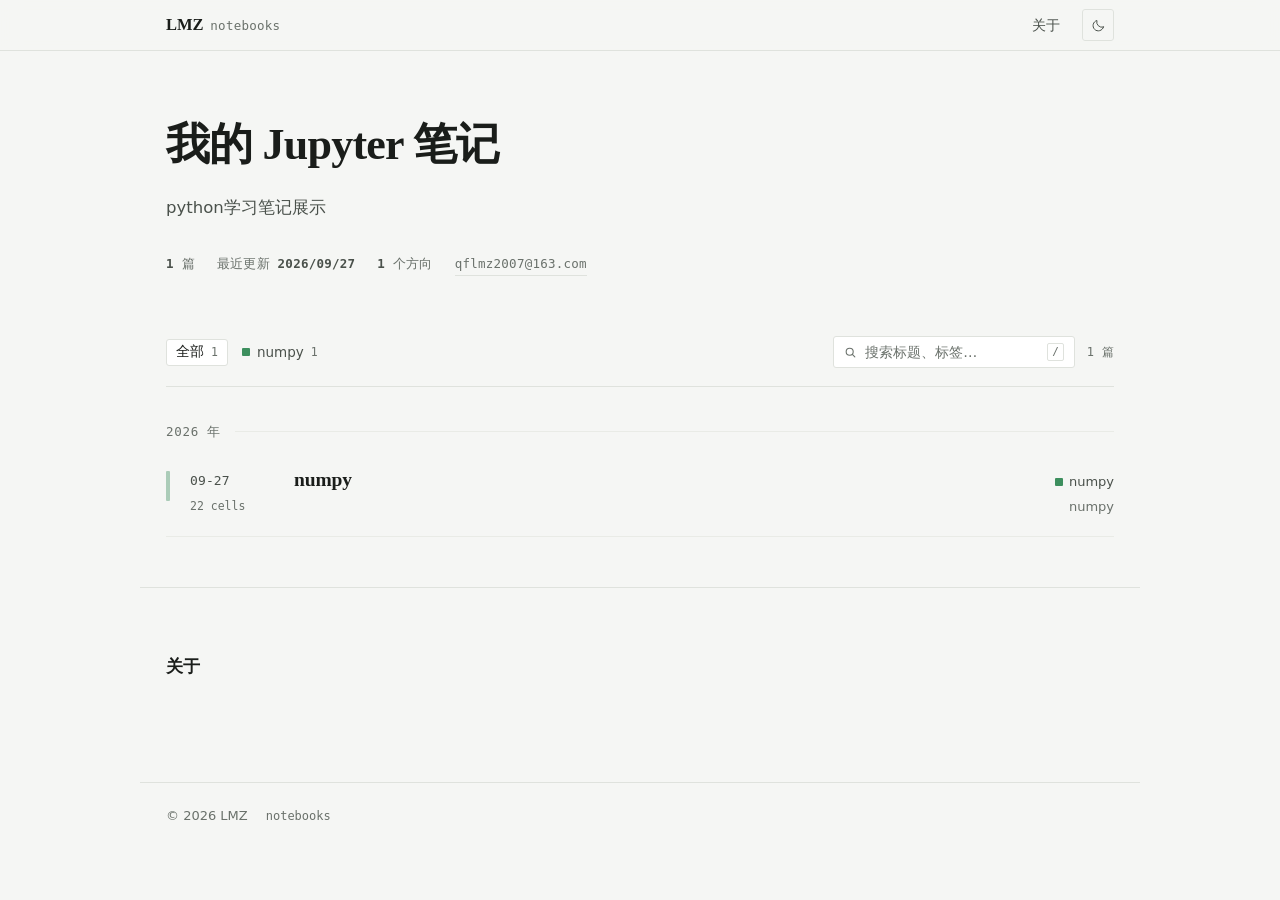
<file: index.html>
<!doctype html>
<html lang="zh-CN" data-theme="light">
<head>
<meta charset="utf-8">
<meta name="viewport" content="width=device-width, initial-scale=1">
<title>笔记 · 刘铭哲</title>
<meta name="description" content="刘铭哲的 Jupyter 笔记：单细胞、序列分析、统计与机器学习。">
<meta name="color-scheme" content="light dark">

<!-- 站点图标：三道不同高度的色条，和索引左边的色条是同一个东西 -->
<link rel="icon" href="data:image/svg+xml,%3Csvg xmlns='http://www.w3.org/2000/svg' viewBox='0 0 32 32'%3E%3Crect width='32' height='32' rx='6' fill='%23F5F6F4'/%3E%3Crect x='7' y='7' width='4' height='18' rx='1' fill='%233D8F5E'/%3E%3Crect x='14' y='7' width='4' height='11' rx='1' fill='%23C25B50'/%3E%3Crect x='21' y='7' width='4' height='15' rx='1' fill='%233E6DB5'/%3E%3C/svg%3E">

<link rel="stylesheet" href="assets/style.css">

<!-- 深色模式在页面渲染前就定好，避免闪一下白 -->
<script>
  try {
    if (localStorage.getItem('mnz-theme') === 'dark') {
      document.documentElement.setAttribute('data-theme', 'dark');
    }
  } catch (e) {}
</script>
</head>

<body>
<a class="skip-link" href="#log">跳到笔记列表</a>

<header class="topbar">
  <div class="topbar-inner">
    <!-- 改这里：站点名字 -->
    <a class="brand" href="index.html">
      LMZ <span class="brand-en">notebooks</span>
    </a>
    <span class="topbar-spacer"></span>
    <a class="topbar-link" href="#about">关于</a>
    <!-- 改这里：GitHub 地址在根目录 notes.js 的 SITE 里改；留空则这个链接自动隐藏 -->
    <a class="topbar-link" href="https://github.com/" data-site="github" data-hide-empty>GitHub</a>
    <button class="theme-btn" type="button" aria-label="切换深色 / 浅色" aria-pressed="false" title="切换深色 / 浅色">
      <svg class="icon-moon" viewBox="0 0 24 24" fill="none" stroke="currentColor" stroke-width="1.6" stroke-linecap="round" stroke-linejoin="round" aria-hidden="true">
        <path d="M20 14.5A8.5 8.5 0 0 1 9.5 4a8.5 8.5 0 1 0 10.5 10.5Z"/>
      </svg>
      <svg class="icon-sun" viewBox="0 0 24 24" fill="none" stroke="currentColor" stroke-width="1.6" stroke-linecap="round" stroke-linejoin="round" aria-hidden="true">
        <circle cx="12" cy="12" r="4"/>
        <path d="M12 2v2M12 20v2M2 12h2M20 12h2M4.9 4.9l1.4 1.4M17.7 17.7l1.4 1.4M19.1 4.9l-1.4 1.4M6.3 17.7l-1.4 1.4"/>
      </svg>
    </button>
  </div>
</header>

<main id="main">

  <!-- 改这里：首屏那句话 -->
  <section class="hero wrap">
    <h1>我的 Jupyter 笔记</h1>
    <p>
      python学习笔记展示
    </p>
    <div class="hero-facts" id="facts" hidden></div>
  </section>

  <div class="wrap">
    <div class="toolbar">
      <div class="chips" id="chips"></div>
      <label class="search">
        <svg viewBox="0 0 24 24" fill="none" stroke="currentColor" stroke-width="2" stroke-linecap="round" aria-hidden="true">
          <circle cx="10.5" cy="10.5" r="6.5"/><path d="M20 20l-4.6-4.6"/>
        </svg>
        <span class="visually-hidden">搜索笔记</span>
        <input id="search" type="search" placeholder="搜索标题、标签…" autocomplete="off" spellcheck="false">
        <kbd>/</kbd>
      </label>
      <span class="toolbar-count" id="count" aria-live="polite"></span>
    </div>

    <!-- 索引由 assets/app.js 读取根目录的 notes.js 渲染出来 -->
    <div class="log" id="log"></div>

    <noscript>
      <div class="empty">
        <p>笔记列表需要浏览器执行 JavaScript 才能显示。直接打开 <code>notes.js</code> 也能看到全部链接。</p>
      </div>
    </noscript>
  </div>

  <section class="about wrap" id="about">
    <h2>关于</h2>
    <div>
      <!-- 改这里：自我介绍 -->
      <p>
        
      </p>

    </div>
  </section>

</main>

<footer class="site-foot wrap">
  <span>© 2026 LMZ</span>
  <span class="mono">notebooks</span>
</footer>

<script src="notes.js"></script>
<script src="assets/app.js"></script>
</body>
</html>
</file>
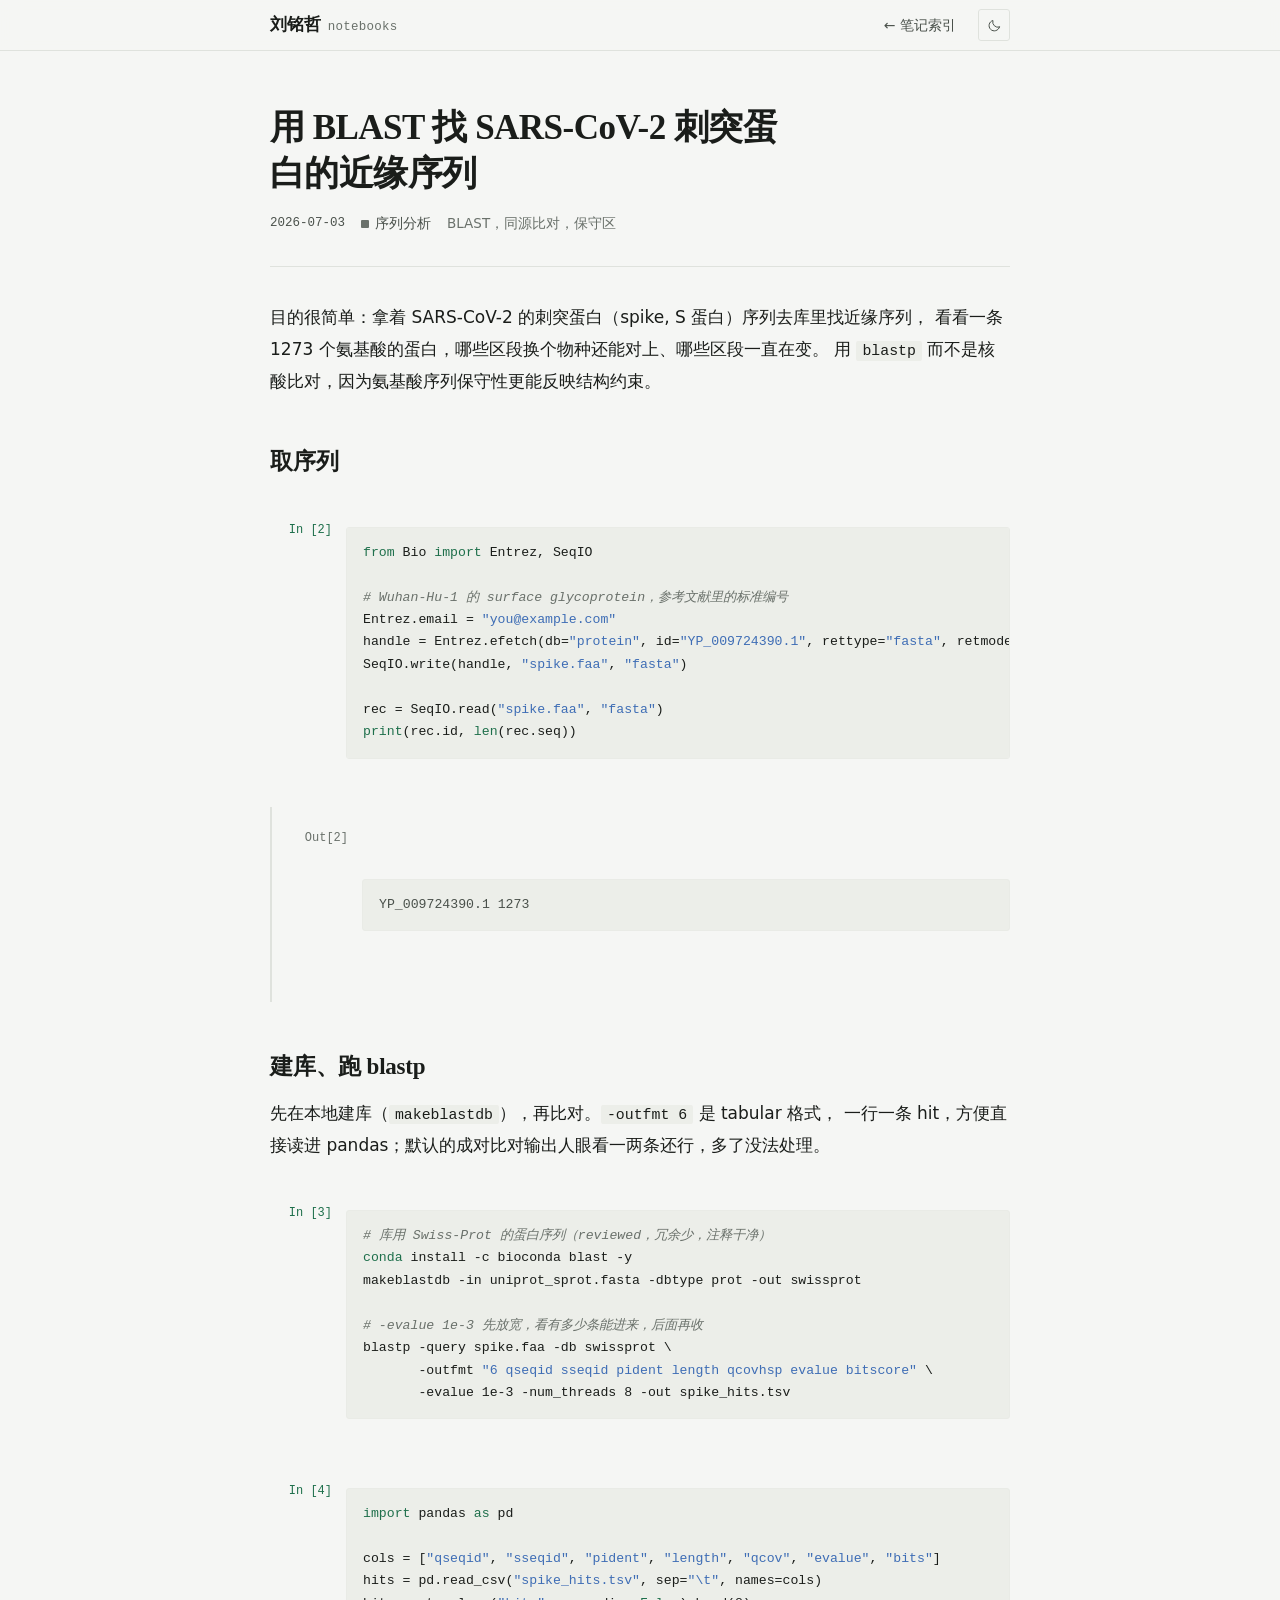
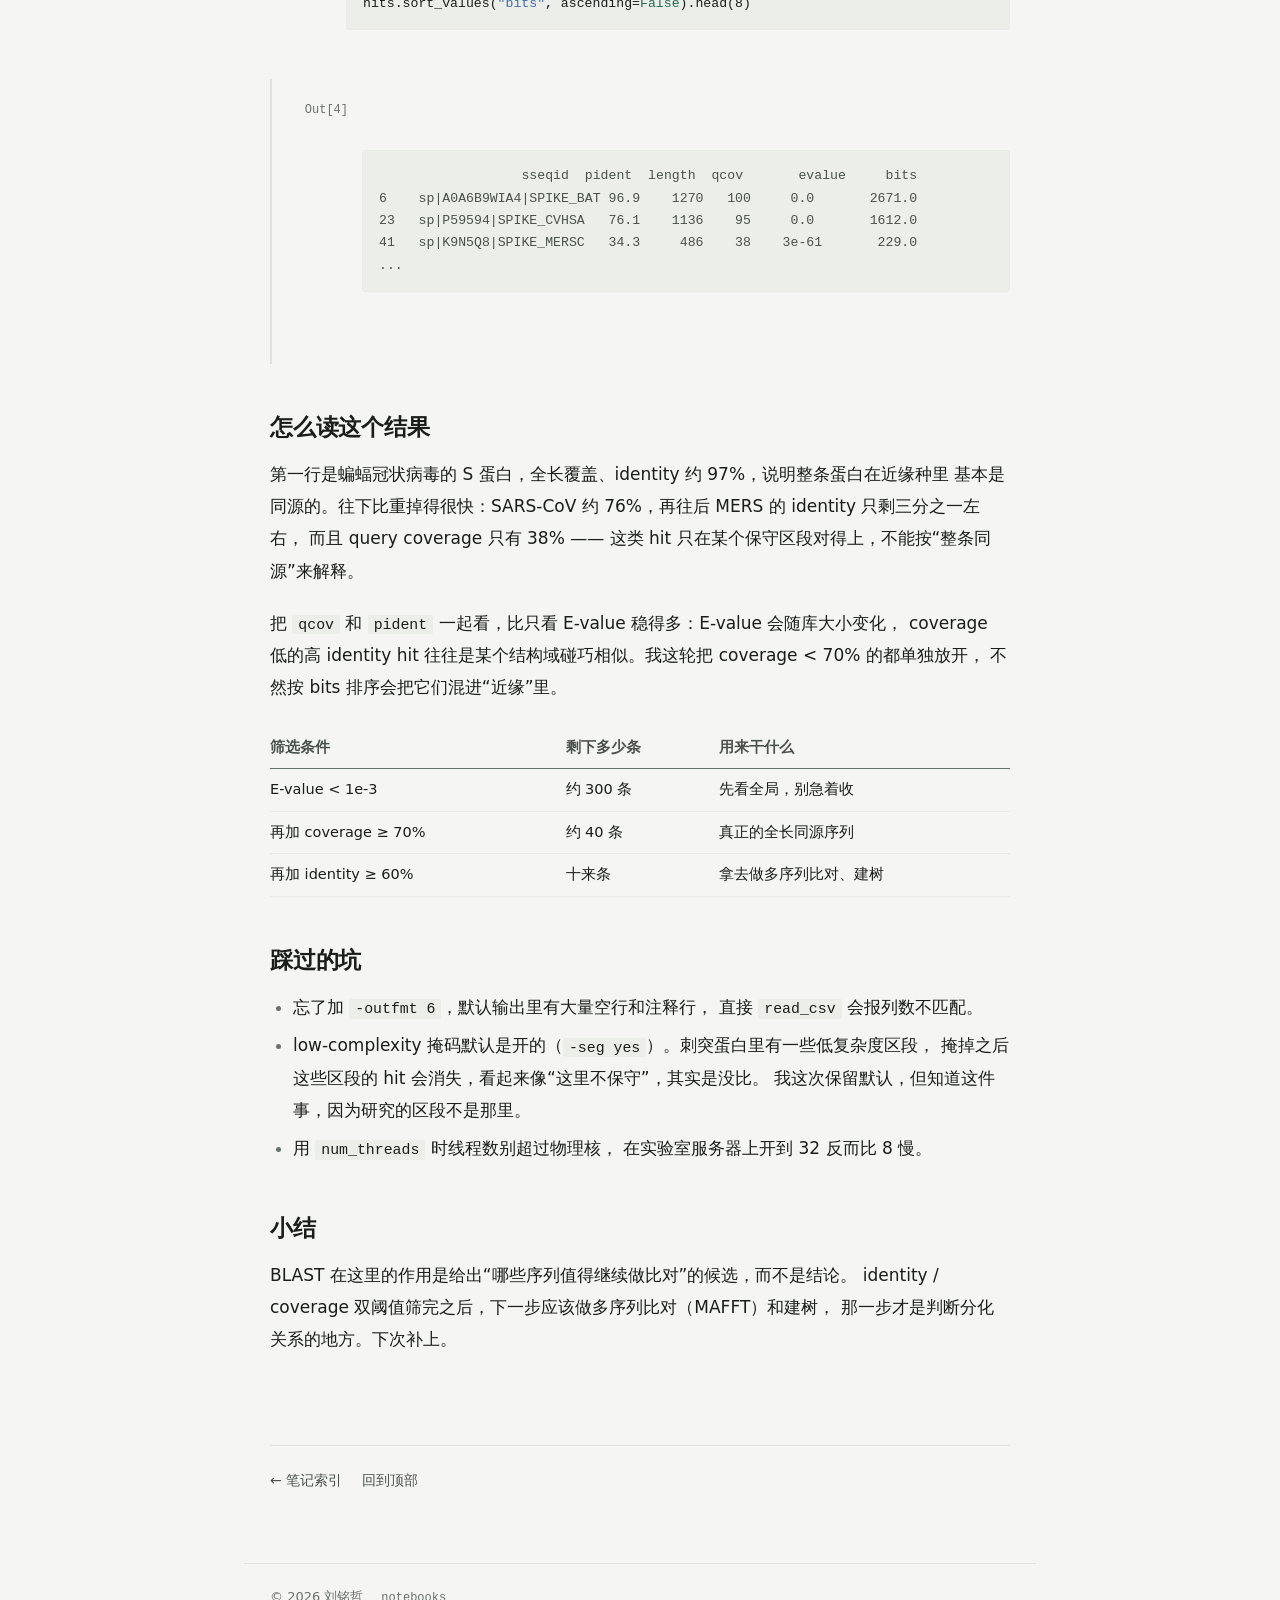
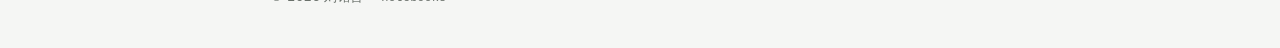
<file: notes/示例文件/blast-spike-homologs.html>
<!doctype html>
<html lang="zh-CN" data-theme="light">
<head>
<meta charset="utf-8">
<meta name="viewport" content="width=device-width, initial-scale=1">
<title>用 BLAST 找 SARS-CoV-2 刺突蛋白的近缘序列 · 笔记</title>
<meta name="description" content="从 NCBI 取刺突蛋白序列，跑 blastp 找同源序列，看保守区大致落在哪。">
<meta name="color-scheme" content="light dark">

<link rel="icon" href="data:image/svg+xml,%3Csvg xmlns='http://www.w3.org/2000/svg' viewBox='0 0 32 32'%3E%3Crect width='32' height='32' rx='6' fill='%23F5F6F4'/%3E%3Crect x='7' y='7' width='4' height='18' rx='1' fill='%233D8F5E'/%3E%3Crect x='14' y='7' width='4' height='11' rx='1' fill='%23C25B50'/%3E%3Crect x='21' y='7' width='4' height='15' rx='1' fill='%233E6DB5'/%3E%3C/svg%3E">
<link rel="stylesheet" href="../../assets/style.css">

<script>
  try {
    if (localStorage.getItem('mnz-theme') === 'dark') {
      document.documentElement.setAttribute('data-theme', 'dark');
    }
  } catch (e) {}
</script>
</head>

<body class="note-page">
<a class="skip-link" href="#content">跳到正文</a>

<header class="topbar">
  <div class="topbar-inner">
    <a class="brand" href="../../index.html">刘铭哲 <span class="brand-en">notebooks</span></a>
    <span class="topbar-spacer"></span>
    <a class="topbar-link" href="../../index.html">← 笔记索引</a>
    <button class="theme-btn" type="button" aria-label="切换深色 / 浅色" aria-pressed="false" title="切换深色 / 浅色">
      <svg class="icon-moon" viewBox="0 0 24 24" fill="none" stroke="currentColor" stroke-width="1.6" stroke-linecap="round" stroke-linejoin="round" aria-hidden="true">
        <path d="M20 14.5A8.5 8.5 0 0 1 9.5 4a8.5 8.5 0 1 0 10.5 10.5Z"/>
      </svg>
      <svg class="icon-sun" viewBox="0 0 24 24" fill="none" stroke="currentColor" stroke-width="1.6" stroke-linecap="round" stroke-linejoin="round" aria-hidden="true">
        <circle cx="12" cy="12" r="4"/>
        <path d="M12 2v2M12 20v2M2 12h2M20 12h2M4.9 4.9l1.4 1.4M17.7 17.7l1.4 1.4M19.1 4.9l-1.4 1.4M6.3 17.7l-1.4 1.4"/>
      </svg>
    </button>
  </div>
</header>

<main class="wrap-note" id="content">
  <article>
    <div class="note-head">
      <h1>用 BLAST 找 SARS-CoV-2 刺突蛋白的近缘序列</h1>
      <div class="note-meta">
        <span class="date">2026-07-03</span>
        <span class="topic" data-topic="序列分析"><i></i>序列分析</span>
        <span class="tags">BLAST，同源比对，保守区</span>
      </div>
      <div class="note-rule"></div>
    </div>

    <div class="prose">

      <p>
        目的很简单：拿着 SARS-CoV-2 的刺突蛋白（spike, S 蛋白）序列去库里找近缘序列，
        看看一条 1273 个氨基酸的蛋白，哪些区段换个物种还能对上、哪些区段一直在变。
        用 <code>blastp</code> 而不是核酸比对，因为氨基酸序列保守性更能反映结构约束。
      </p>

      <h2>取序列</h2>

      <div class="nb-cell nb-in">
        <div class="nb-prompt">In [2]</div>
        <div class="nb-body">
          <pre class="nb-code"><code><span class="tok-k">from</span> Bio <span class="tok-k">import</span> Entrez, SeqIO

<span class="tok-c"># Wuhan-Hu-1 的 surface glycoprotein，参考文献里的标准编号</span>
Entrez<span class="tok-o">.</span>email <span class="tok-o">=</span> <span class="tok-s">"you@example.com"</span>
handle <span class="tok-o">=</span> Entrez<span class="tok-o">.</span>efetch<span class="tok-o">(</span>db<span class="tok-o">=</span><span class="tok-s">"protein"</span>, id<span class="tok-o">=</span><span class="tok-s">"YP_009724390.1"</span>, rettype<span class="tok-o">=</span><span class="tok-s">"fasta"</span>, retmode<span class="tok-o">=</span><span class="tok-s">"text"</span><span class="tok-o">)</span>
SeqIO<span class="tok-o">.</span>write<span class="tok-o">(</span>handle, <span class="tok-s">"spike.faa"</span>, <span class="tok-s">"fasta"</span><span class="tok-o">)</span>

rec <span class="tok-o">=</span> SeqIO<span class="tok-o">.</span>read<span class="tok-o">(</span><span class="tok-s">"spike.faa"</span>, <span class="tok-s">"fasta"</span><span class="tok-o">)</span>
<span class="tok-k">print</span><span class="tok-o">(</span>rec<span class="tok-o">.</span>id, <span class="tok-k">len</span><span class="tok-o">(</span>rec<span class="tok-o">.</span>seq<span class="tok-o">)</span><span class="tok-o">)</span></code></pre>
        </div>
      </div>

      <div class="nb-cell nb-out">
        <div class="nb-prompt">Out[2]</div>
        <div class="nb-body">
          <pre class="nb-out">YP_009724390.1 1273</pre>
        </div>
      </div>

      <h2>建库、跑 blastp</h2>

      <p>
        先在本地建库（<code>makeblastdb</code>），再比对。<code>-outfmt 6</code> 是 tabular 格式，
        一行一条 hit，方便直接读进 pandas；默认的成对比对输出人眼看一两条还行，多了没法处理。
      </p>

      <div class="nb-cell nb-in">
        <div class="nb-prompt">In [3]</div>
        <div class="nb-body">
          <pre class="nb-code"><code><span class="tok-c"># 库用 Swiss-Prot 的蛋白序列（reviewed，冗余少，注释干净）</span>
<span class="tok-k">conda</span> install <span class="tok-o">-c</span> bioconda blast <span class="tok-o">-y</span>
makeblastdb <span class="tok-o">-in</span> uniprot_sprot.fasta <span class="tok-o">-dbtype</span> prot <span class="tok-o">-out</span> swissprot

<span class="tok-c"># -evalue 1e-3 先放宽，看有多少条能进来，后面再收</span>
blastp <span class="tok-o">-query</span> spike.faa <span class="tok-o">-db</span> swissprot \
       <span class="tok-o">-outfmt</span> <span class="tok-s">"6 qseqid sseqid pident length qcovhsp evalue bitscore"</span> \
       <span class="tok-o">-evalue</span> 1e-3 <span class="tok-o">-num_threads</span> 8 <span class="tok-o">-out</span> spike_hits.tsv</code></pre>
        </div>
      </div>

      <div class="nb-cell nb-in">
        <div class="nb-prompt">In [4]</div>
        <div class="nb-body">
          <pre class="nb-code"><code><span class="tok-k">import</span> pandas <span class="tok-k">as</span> pd

cols <span class="tok-o">=</span> <span class="tok-o">[</span><span class="tok-s">"qseqid"</span>, <span class="tok-s">"sseqid"</span>, <span class="tok-s">"pident"</span>, <span class="tok-s">"length"</span>, <span class="tok-s">"qcov"</span>, <span class="tok-s">"evalue"</span>, <span class="tok-s">"bits"</span><span class="tok-o">]</span>
hits <span class="tok-o">=</span> pd<span class="tok-o">.</span>read_csv<span class="tok-o">(</span><span class="tok-s">"spike_hits.tsv"</span>, sep<span class="tok-o">=</span><span class="tok-s">"\t"</span>, names<span class="tok-o">=</span>cols<span class="tok-o">)</span>
hits<span class="tok-o">.</span>sort_values<span class="tok-o">(</span><span class="tok-s">"bits"</span>, ascending<span class="tok-o">=</span><span class="tok-k">False</span><span class="tok-o">)</span><span class="tok-o">.</span>head<span class="tok-o">(</span>8<span class="tok-o">)</span></code></pre>
        </div>
      </div>

      <div class="nb-cell nb-out">
        <div class="nb-prompt">Out[4]</div>
        <div class="nb-body">
          <pre class="nb-out">                  sseqid  pident  length  qcov       evalue     bits
6    sp|A0A6B9WIA4|SPIKE_BAT 96.9    1270   100     0.0       2671.0
23   sp|P59594|SPIKE_CVHSA   76.1    1136    95     0.0       1612.0
41   sp|K9N5Q8|SPIKE_MERSC   34.3     486    38    3e-61       229.0
...</pre>
        </div>
      </div>

      <h2>怎么读这个结果</h2>

      <p>
        第一行是蝙蝠冠状病毒的 S 蛋白，全长覆盖、identity 约 97%，说明整条蛋白在近缘种里
        基本是同源的。往下比重掉得很快：SARS-CoV 约 76%，再往后 MERS 的 identity 只剩三分之一左右，
        而且 query coverage 只有 38% —— 这类 hit 只在某个保守区段对得上，不能按“整条同源”来解释。
      </p>

      <p>
        把 <code>qcov</code> 和 <code>pident</code> 一起看，比只看 E-value 稳得多：E-value 会随库大小变化，
        coverage 低的高 identity hit 往往是某个结构域碰巧相似。我这轮把 coverage &lt; 70% 的都单独放开，
        不然按 bits 排序会把它们混进“近缘”里。
      </p>

      <table>
        <thead>
          <tr><th>筛选条件</th><th>剩下多少条</th><th>用来干什么</th></tr>
        </thead>
        <tbody>
          <tr><td>E-value &lt; 1e-3</td><td>约 300 条</td><td>先看全局，别急着收</td></tr>
          <tr><td>再加 coverage ≥ 70%</td><td>约 40 条</td><td>真正的全长同源序列</td></tr>
          <tr><td>再加 identity ≥ 60%</td><td>十来条</td><td>拿去做多序列比对、建树</td></tr>
        </tbody>
      </table>

      <h2>踩过的坑</h2>

      <ul>
        <li>
          忘了加 <code>-outfmt 6</code>，默认输出里有大量空行和注释行，
          直接 <code>read_csv</code> 会报列数不匹配。
        </li>
        <li>
          low-complexity 掩码默认是开的（<code>-seg yes</code>）。刺突蛋白里有一些低复杂度区段，
          掩掉之后这些区段的 hit 会消失，看起来像“这里不保守”，其实是没比。
          我这次保留默认，但知道这件事，因为研究的区段不是那里。
        </li>
        <li>
          用 <code>num_threads</code> 时线程数别超过物理核，
          在实验室服务器上开到 32 反而比 8 慢。
        </li>
      </ul>

      <h2>小结</h2>

      <p>
        BLAST 在这里的作用是给出“哪些序列值得继续做比对”的候选，而不是结论。
        identity / coverage 双阈值筛完之后，下一步应该做多序列比对（MAFFT）和建树，
        那一步才是判断分化关系的地方。下次补上。
      </p>

    </div>

    <div class="note-foot">
      <a href="../../index.html">← 笔记索引</a>
      <a href="#content">回到顶部</a>
    </div>
  </article>
</main>

<footer class="site-foot wrap-note">
  <span>© 2026 刘铭哲</span>
  <span class="mono">notebooks</span>
</footer>

<script src="../../notes.js"></script>
<script src="../../assets/app.js"></script>
</body>
</html>
</file>
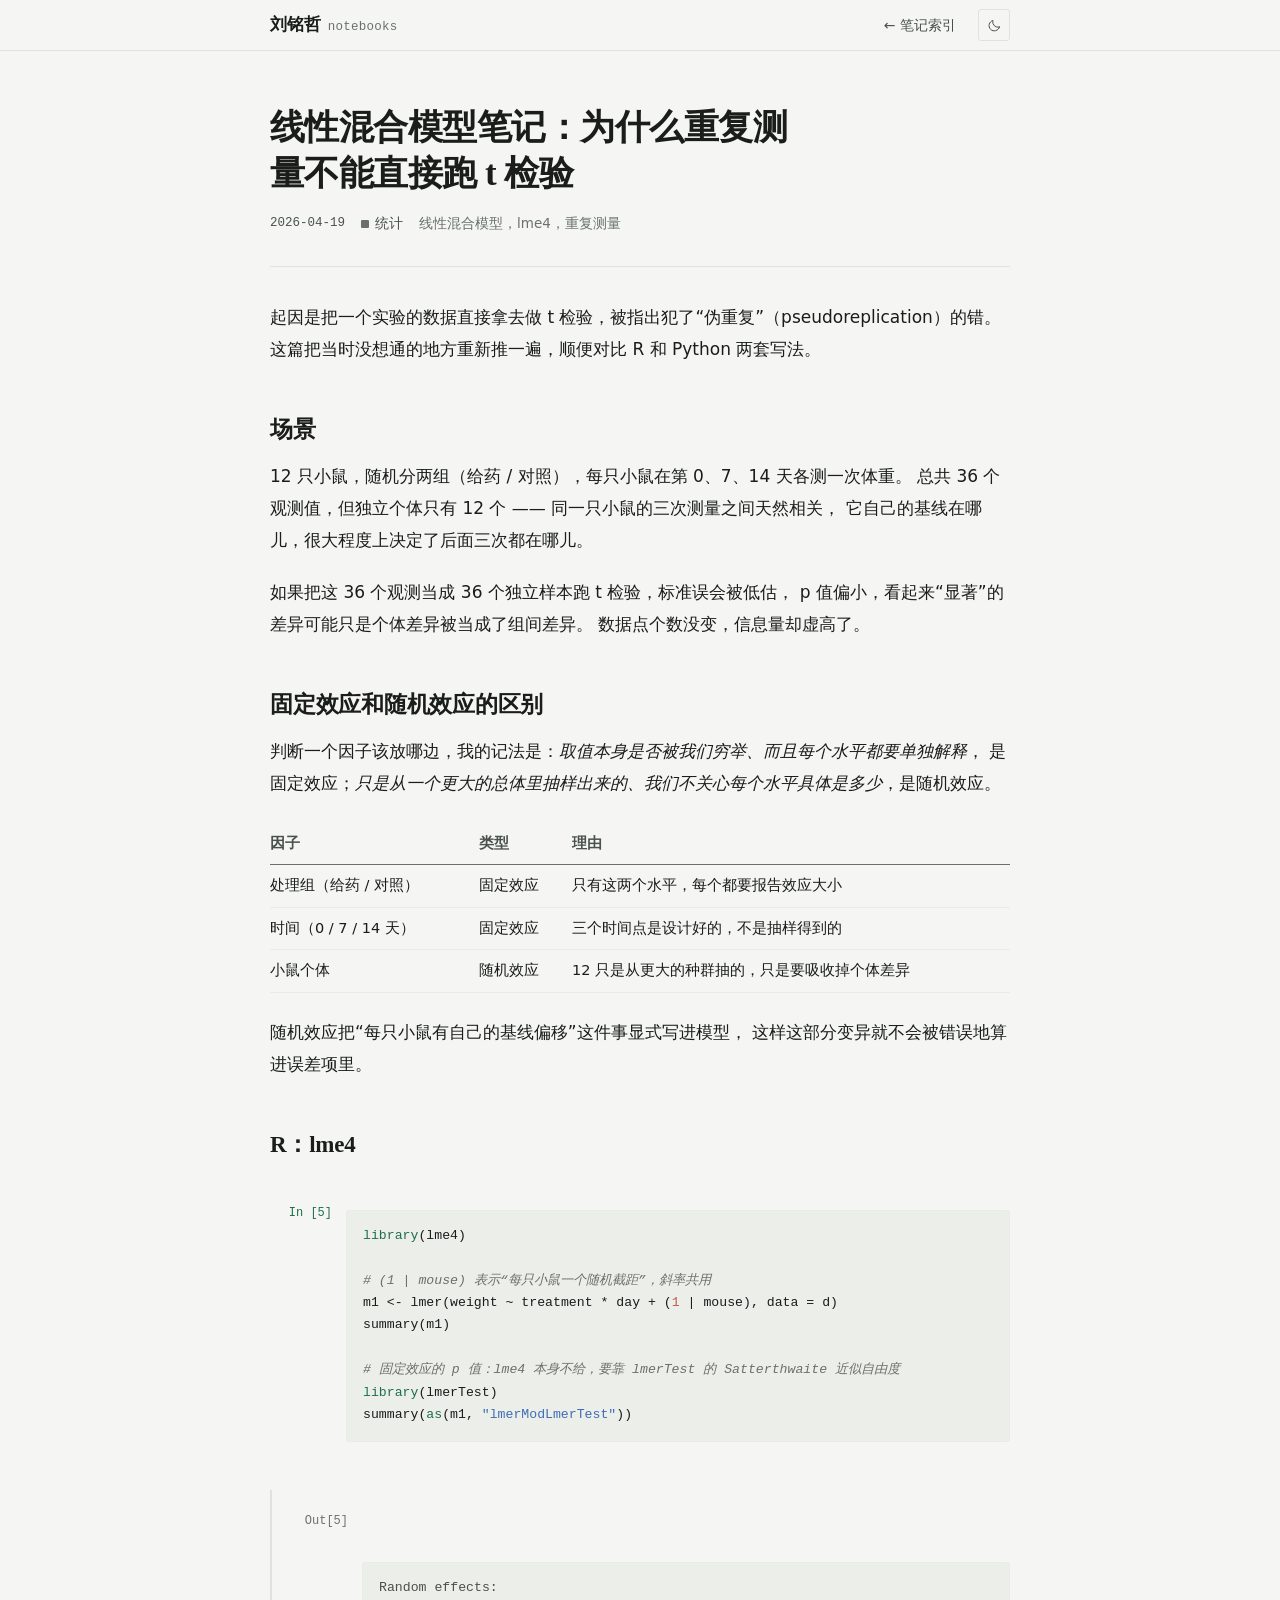
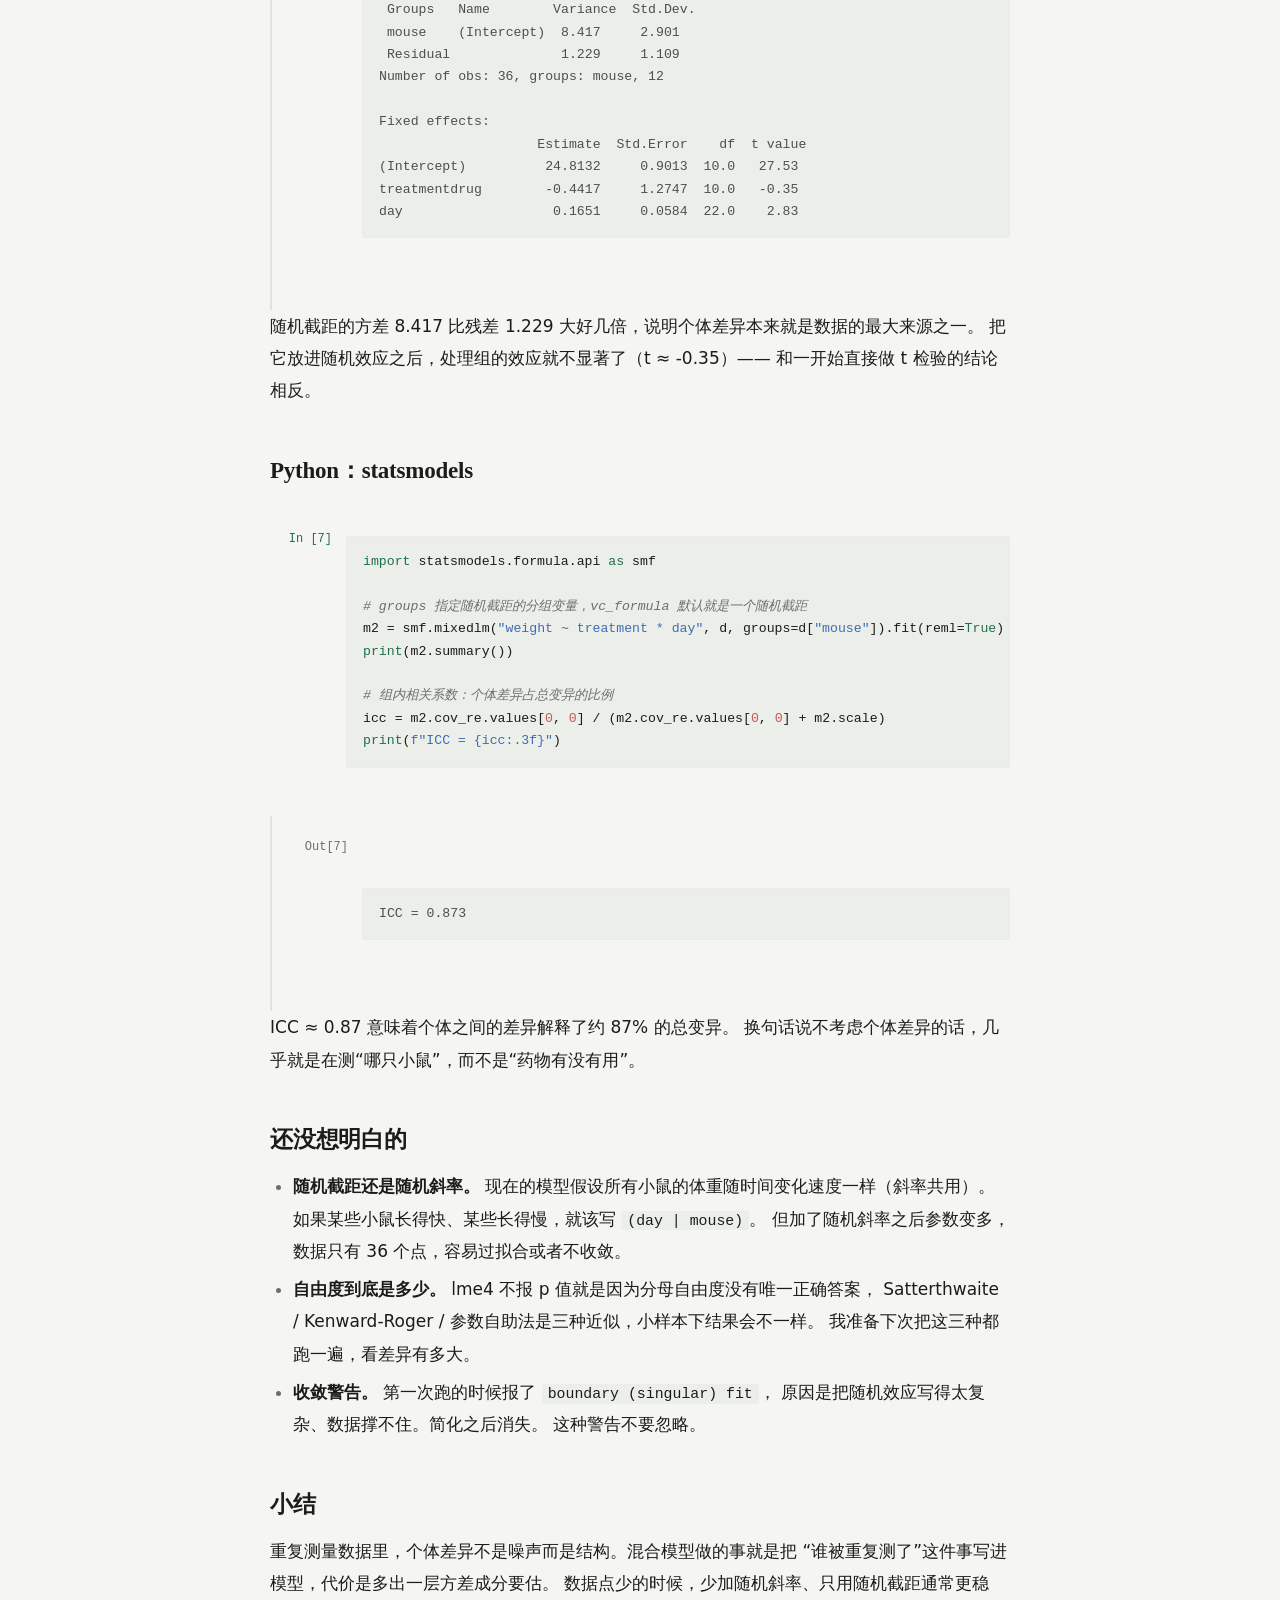
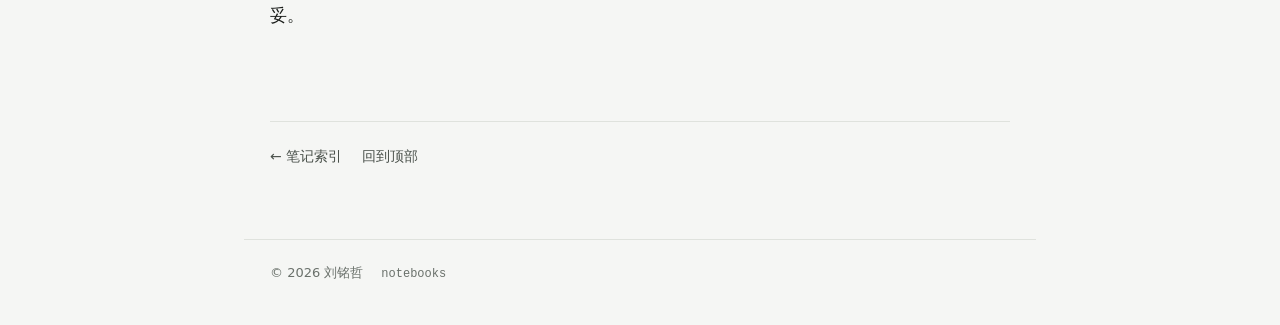
<file: notes/示例文件/mixed-models-basics.html>
<!doctype html>
<html lang="zh-CN" data-theme="light">
<head>
<meta charset="utf-8">
<meta name="viewport" content="width=device-width, initial-scale=1">
<title>线性混合模型笔记：为什么重复测量不能直接跑 t 检验 · 笔记</title>
<meta name="description" content="从同一只小鼠测三次这个场景出发，理清固定效应、随机效应和 ICC。">
<meta name="color-scheme" content="light dark">

<link rel="icon" href="data:image/svg+xml,%3Csvg xmlns='http://www.w3.org/2000/svg' viewBox='0 0 32 32'%3E%3Crect width='32' height='32' rx='6' fill='%23F5F6F4'/%3E%3Crect x='7' y='7' width='4' height='18' rx='1' fill='%233D8F5E'/%3E%3Crect x='14' y='7' width='4' height='11' rx='1' fill='%23C25B50'/%3E%3Crect x='21' y='7' width='4' height='15' rx='1' fill='%233E6DB5'/%3E%3C/svg%3E">
<link rel="stylesheet" href="../../assets/style.css">

<script>
  try {
    if (localStorage.getItem('mnz-theme') === 'dark') {
      document.documentElement.setAttribute('data-theme', 'dark');
    }
  } catch (e) {}
</script>
</head>

<body class="note-page">
<a class="skip-link" href="#content">跳到正文</a>

<header class="topbar">
  <div class="topbar-inner">
    <a class="brand" href="../../index.html">刘铭哲 <span class="brand-en">notebooks</span></a>
    <span class="topbar-spacer"></span>
    <a class="topbar-link" href="../../index.html">← 笔记索引</a>
    <button class="theme-btn" type="button" aria-label="切换深色 / 浅色" aria-pressed="false" title="切换深色 / 浅色">
      <svg class="icon-moon" viewBox="0 0 24 24" fill="none" stroke="currentColor" stroke-width="1.6" stroke-linecap="round" stroke-linejoin="round" aria-hidden="true">
        <path d="M20 14.5A8.5 8.5 0 0 1 9.5 4a8.5 8.5 0 1 0 10.5 10.5Z"/>
      </svg>
      <svg class="icon-sun" viewBox="0 0 24 24" fill="none" stroke="currentColor" stroke-width="1.6" stroke-linecap="round" stroke-linejoin="round" aria-hidden="true">
        <circle cx="12" cy="12" r="4"/>
        <path d="M12 2v2M12 20v2M2 12h2M20 12h2M4.9 4.9l1.4 1.4M17.7 17.7l1.4 1.4M19.1 4.9l-1.4 1.4M6.3 17.7l-1.4 1.4"/>
      </svg>
    </button>
  </div>
</header>

<main class="wrap-note" id="content">
  <article>
    <div class="note-head">
      <h1>线性混合模型笔记：为什么重复测量不能直接跑 t 检验</h1>
      <div class="note-meta">
        <span class="date">2026-04-19</span>
        <span class="topic" data-topic="统计"><i></i>统计</span>
        <span class="tags">线性混合模型，lme4，重复测量</span>
      </div>
      <div class="note-rule"></div>
    </div>

    <div class="prose">

      <p>
        起因是把一个实验的数据直接拿去做 t 检验，被指出犯了“伪重复”（pseudoreplication）的错。
        这篇把当时没想通的地方重新推一遍，顺便对比 R 和 Python 两套写法。
      </p>

      <h2>场景</h2>

      <p>
        12 只小鼠，随机分两组（给药 / 对照），每只小鼠在第 0、7、14 天各测一次体重。
        总共 36 个观测值，但独立个体只有 12 个 —— 同一只小鼠的三次测量之间天然相关，
        它自己的基线在哪儿，很大程度上决定了后面三次都在哪儿。
      </p>

      <p>
        如果把这 36 个观测当成 36 个独立样本跑 t 检验，标准误会被低估，
        p 值偏小，看起来“显著”的差异可能只是个体差异被当成了组间差异。
        数据点个数没变，信息量却虚高了。
      </p>

      <h2>固定效应和随机效应的区别</h2>

      <p>
        判断一个因子该放哪边，我的记法是：<em>取值本身是否被我们穷举、而且每个水平都要单独解释</em>，
        是固定效应；<em>只是从一个更大的总体里抽样出来的、我们不关心每个水平具体是多少</em>，是随机效应。
      </p>

      <table>
        <thead>
          <tr><th>因子</th><th>类型</th><th>理由</th></tr>
        </thead>
        <tbody>
          <tr><td>处理组（给药 / 对照）</td><td>固定效应</td><td>只有这两个水平，每个都要报告效应大小</td></tr>
          <tr><td>时间（0 / 7 / 14 天）</td><td>固定效应</td><td>三个时间点是设计好的，不是抽样得到的</td></tr>
          <tr><td>小鼠个体</td><td>随机效应</td><td>12 只是从更大的种群抽的，只是要吸收掉个体差异</td></tr>
        </tbody>
      </table>

      <p>
        随机效应把“每只小鼠有自己的基线偏移”这件事显式写进模型，
        这样这部分变异就不会被错误地算进误差项里。
      </p>

      <h2>R：lme4</h2>

      <div class="nb-cell nb-in">
        <div class="nb-prompt">In [5]</div>
        <div class="nb-body">
          <pre class="nb-code"><code><span class="tok-k">library</span><span class="tok-o">(</span>lme4<span class="tok-o">)</span>

<span class="tok-c"># (1 | mouse) 表示“每只小鼠一个随机截距”，斜率共用</span>
m1 <span class="tok-o">&lt;-</span> lmer<span class="tok-o">(</span>weight <span class="tok-o">~</span> treatment <span class="tok-o">*</span> day <span class="tok-o">+</span> <span class="tok-o">(</span><span class="tok-n">1</span> <span class="tok-o">|</span> mouse<span class="tok-o">)</span>, data <span class="tok-o">=</span> d<span class="tok-o">)</span>
summary<span class="tok-o">(</span>m1<span class="tok-o">)</span>

<span class="tok-c"># 固定效应的 p 值：lme4 本身不给，要靠 lmerTest 的 Satterthwaite 近似自由度</span>
<span class="tok-k">library</span><span class="tok-o">(</span>lmerTest<span class="tok-o">)</span>
summary<span class="tok-o">(</span><span class="tok-k">as</span><span class="tok-o">(</span>m1, <span class="tok-s">"lmerModLmerTest"</span><span class="tok-o">)</span><span class="tok-o">)</span></code></pre>
        </div>
      </div>

      <div class="nb-cell nb-out">
        <div class="nb-prompt">Out[5]</div>
        <div class="nb-body">
          <pre class="nb-out">Random effects:
 Groups   Name        Variance  Std.Dev.
 mouse    (Intercept)  8.417     2.901
 Residual              1.229     1.109
Number of obs: 36, groups: mouse, 12

Fixed effects:
                    Estimate  Std.Error    df  t value
(Intercept)          24.8132     0.9013  10.0   27.53
treatmentdrug        -0.4417     1.2747  10.0   -0.35
day                   0.1651     0.0584  22.0    2.83</pre>
        </div>
      </div>

      <p>
        随机截距的方差 8.417 比残差 1.229 大好几倍，说明个体差异本来就是数据的最大来源之一。
        把它放进随机效应之后，处理组的效应就不显著了（t ≈ -0.35）—— 和一开始直接做 t 检验的结论相反。
      </p>

      <h2>Python：statsmodels</h2>

      <div class="nb-cell nb-in">
        <div class="nb-prompt">In [7]</div>
        <div class="nb-body">
          <pre class="nb-code"><code><span class="tok-k">import</span> statsmodels.formula.api <span class="tok-k">as</span> smf

<span class="tok-c"># groups 指定随机截距的分组变量，vc_formula 默认就是一个随机截距</span>
m2 <span class="tok-o">=</span> smf<span class="tok-o">.</span>mixedlm<span class="tok-o">(</span><span class="tok-s">"weight ~ treatment * day"</span>, d, groups<span class="tok-o">=</span>d<span class="tok-o">[</span><span class="tok-s">"mouse"</span><span class="tok-o">]</span><span class="tok-o">)</span><span class="tok-o">.</span>fit<span class="tok-o">(</span>reml<span class="tok-o">=</span><span class="tok-k">True</span><span class="tok-o">)</span>
<span class="tok-k">print</span><span class="tok-o">(</span>m2<span class="tok-o">.</span>summary<span class="tok-o">(</span><span class="tok-o">)</span><span class="tok-o">)</span>

<span class="tok-c"># 组内相关系数：个体差异占总变异的比例</span>
icc <span class="tok-o">=</span> m2<span class="tok-o">.</span>cov_re<span class="tok-o">.</span>values<span class="tok-o">[</span><span class="tok-n">0</span><span class="tok-o">,</span> <span class="tok-n">0</span><span class="tok-o">]</span> <span class="tok-o">/</span> <span class="tok-o">(</span>m2<span class="tok-o">.</span>cov_re<span class="tok-o">.</span>values<span class="tok-o">[</span><span class="tok-n">0</span><span class="tok-o">,</span> <span class="tok-n">0</span><span class="tok-o">]</span> <span class="tok-o">+</span> m2<span class="tok-o">.</span>scale<span class="tok-o">)</span>
<span class="tok-k">print</span><span class="tok-o">(</span><span class="tok-s">f"ICC = {icc:.3f}"</span><span class="tok-o">)</span></code></pre>
        </div>
      </div>

      <div class="nb-cell nb-out">
        <div class="nb-prompt">Out[7]</div>
        <div class="nb-body">
          <pre class="nb-out">ICC = 0.873</pre>
        </div>
      </div>

      <p>
        ICC ≈ 0.87 意味着个体之间的差异解释了约 87% 的总变异。
        换句话说不考虑个体差异的话，几乎就是在测“哪只小鼠”，而不是“药物有没有用”。
      </p>

      <h2>还没想明白的</h2>

      <ul>
        <li>
          <strong>随机截距还是随机斜率。</strong>
          现在的模型假设所有小鼠的体重随时间变化速度一样（斜率共用）。
          如果某些小鼠长得快、某些长得慢，就该写 <code>(day | mouse)</code>。
          但加了随机斜率之后参数变多，数据只有 36 个点，容易过拟合或者不收敛。
        </li>
        <li>
          <strong>自由度到底是多少。</strong>
          lme4 不报 p 值就是因为分母自由度没有唯一正确答案，
          Satterthwaite / Kenward-Roger / 参数自助法是三种近似，小样本下结果会不一样。
          我准备下次把这三种都跑一遍，看差异有多大。
        </li>
        <li>
          <strong>收敛警告。</strong>
          第一次跑的时候报了 <code>boundary (singular) fit</code>，
          原因是把随机效应写得太复杂、数据撑不住。简化之后消失。
          这种警告不要忽略。
        </li>
      </ul>

      <h2>小结</h2>

      <p>
        重复测量数据里，个体差异不是噪声而是结构。混合模型做的事就是把
        “谁被重复测了”这件事写进模型，代价是多出一层方差成分要估。
        数据点少的时候，少加随机斜率、只用随机截距通常更稳妥。
      </p>

    </div>

    <div class="note-foot">
      <a href="../../index.html">← 笔记索引</a>
      <a href="#content">回到顶部</a>
    </div>
  </article>
</main>

<footer class="site-foot wrap-note">
  <span>© 2026 刘铭哲</span>
  <span class="mono">notebooks</span>
</footer>

<script src="../../notes.js"></script>
<script src="../../assets/app.js"></script>
</body>
</html>
</file>
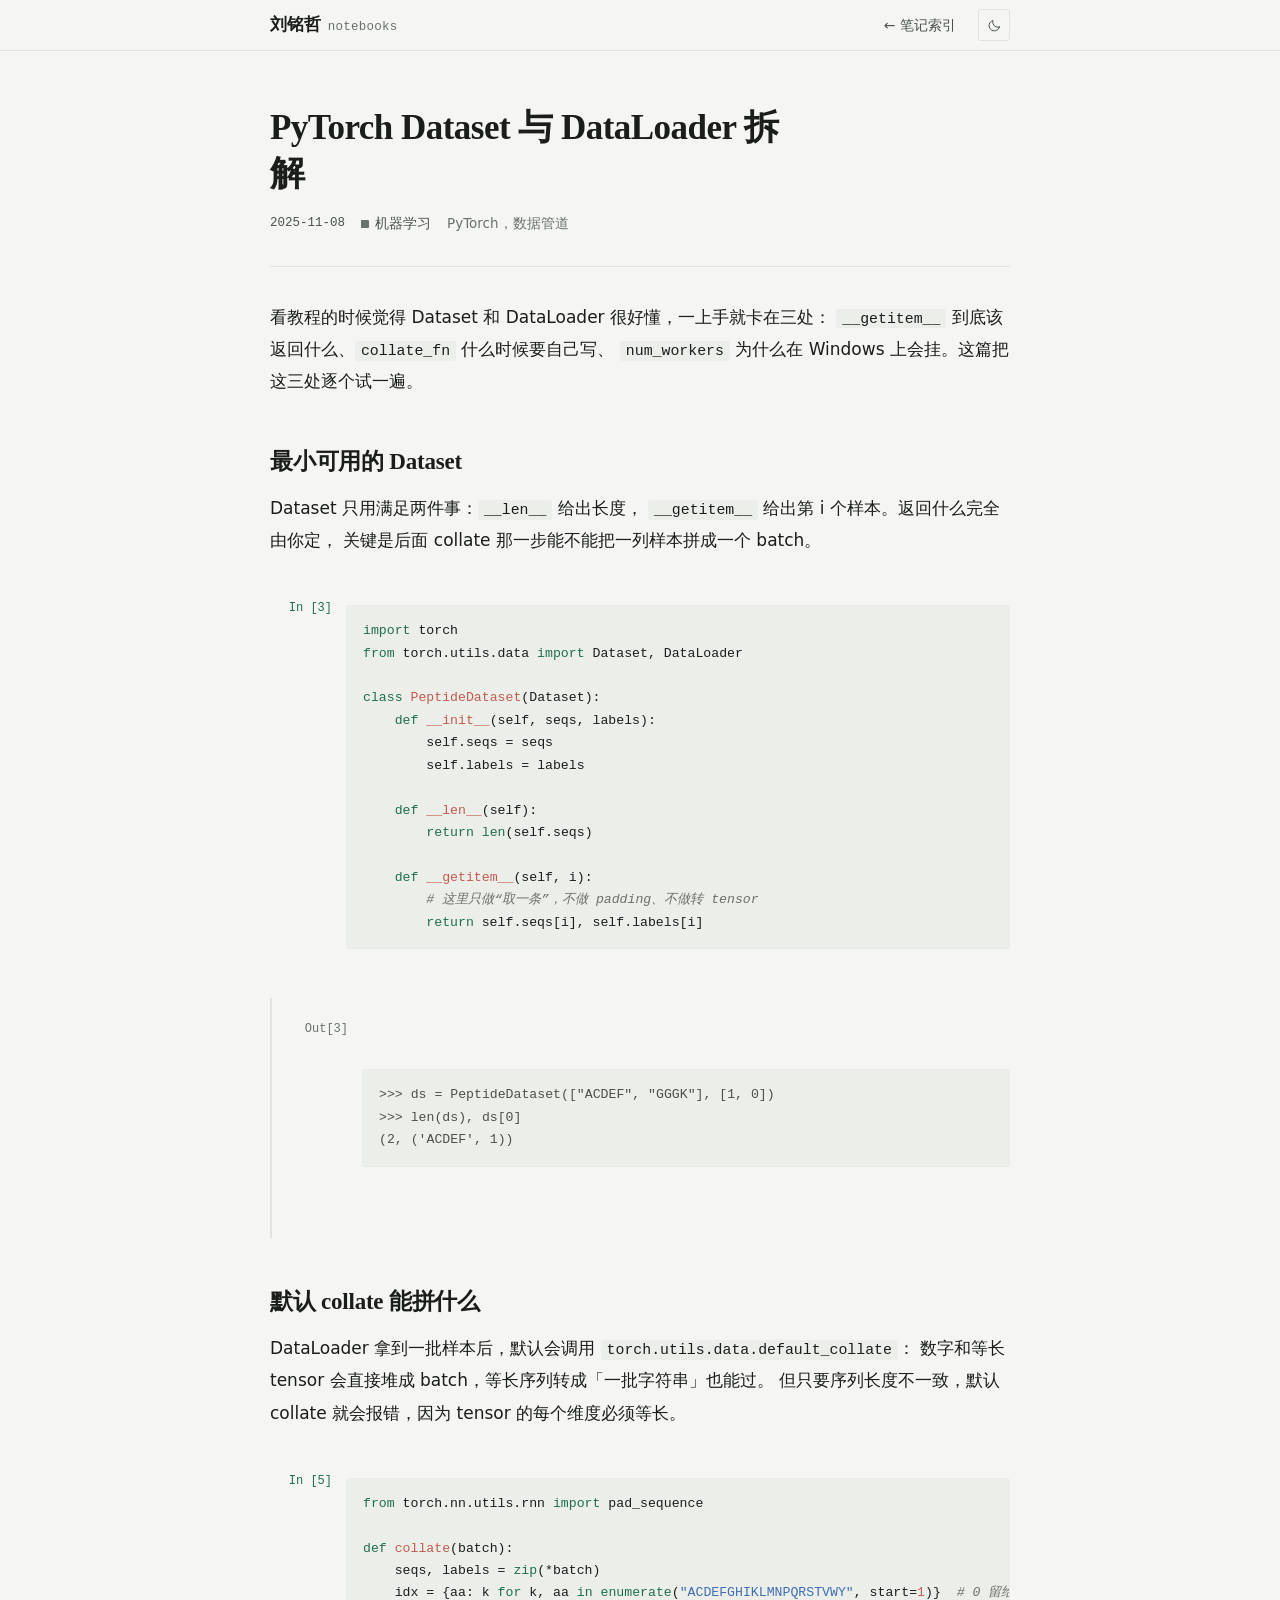
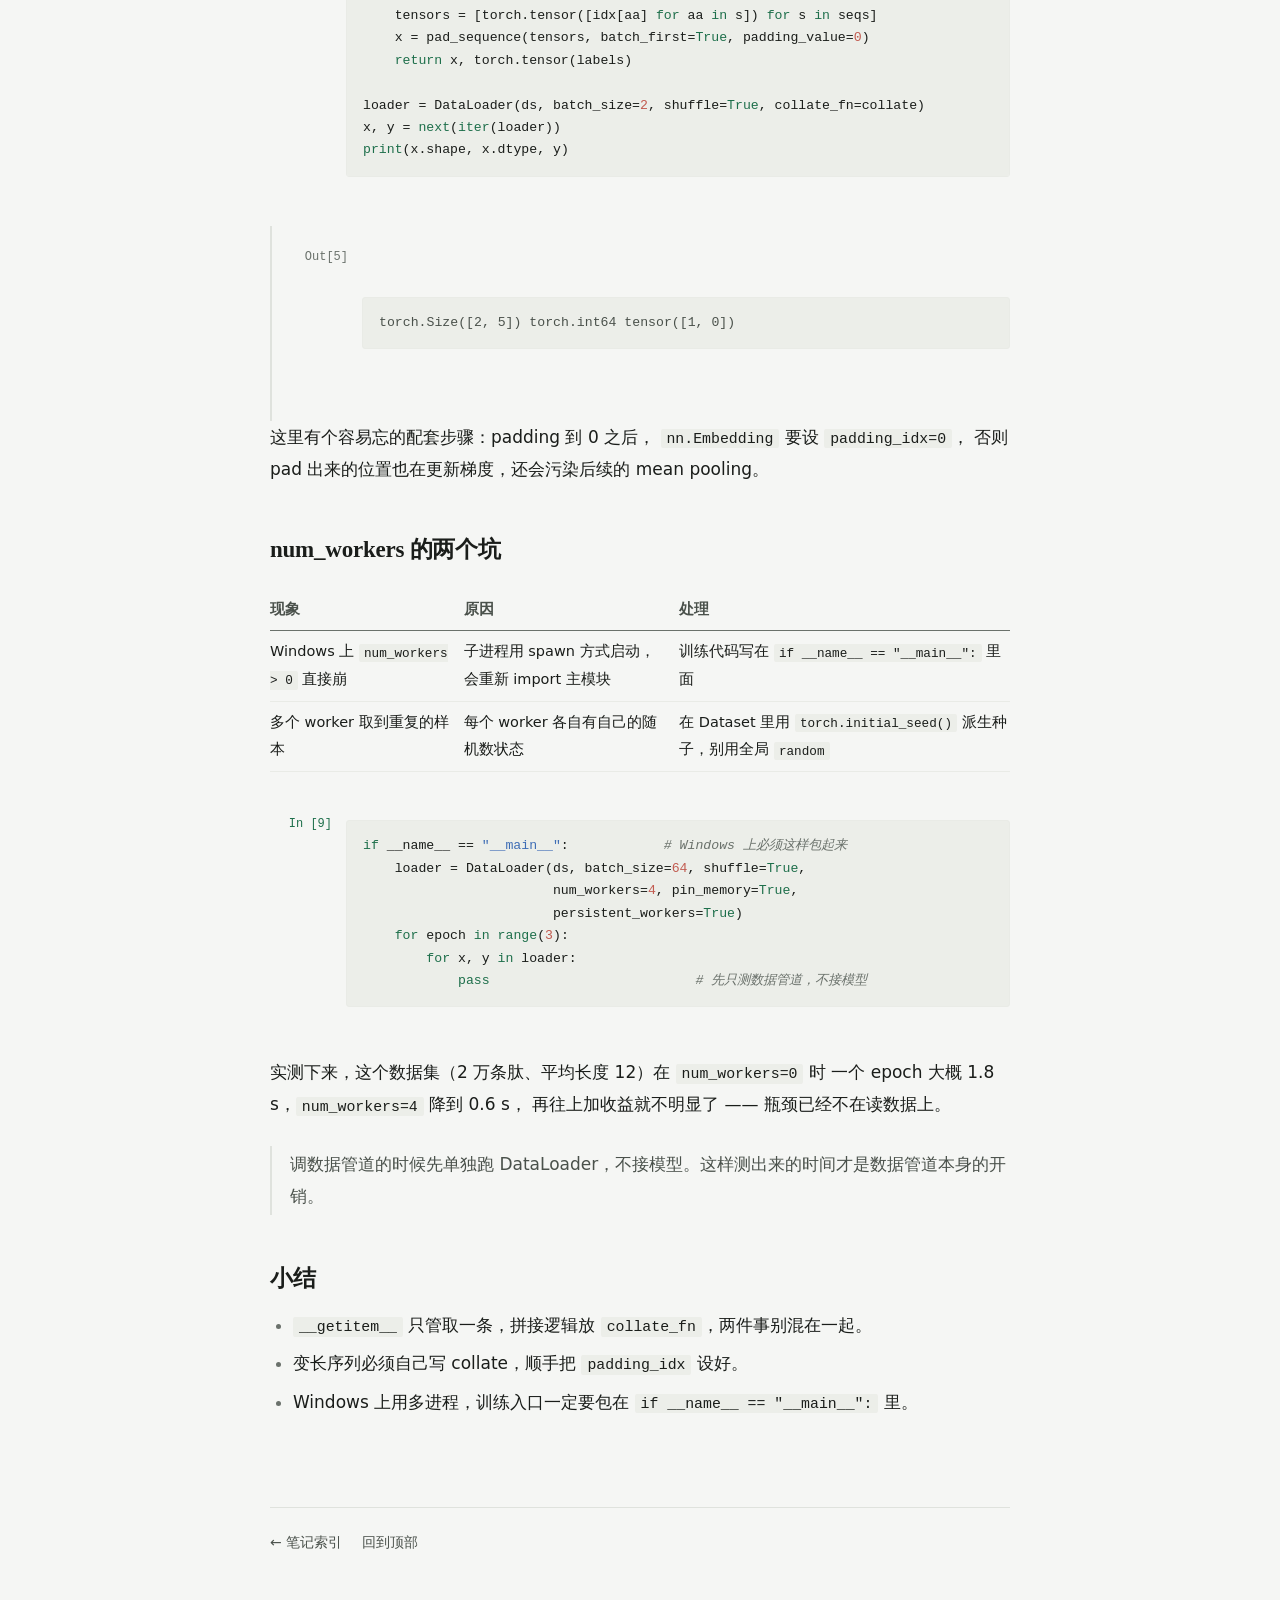
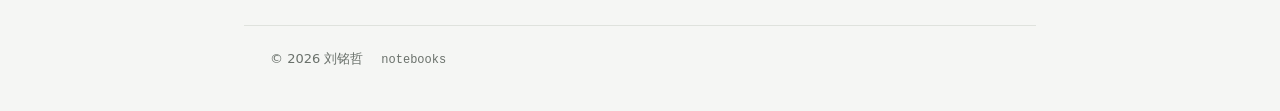
<file: notes/示例文件/pytorch-dataloader.html>
<!doctype html>
<html lang="zh-CN" data-theme="light">
<head>
<meta charset="utf-8">
<meta name="viewport" content="width=device-width, initial-scale=1">
<title>PyTorch Dataset 与 DataLoader 拆解 · 笔记</title>
<meta name="description" content="手写一个 Dataset 子类，把 __getitem__、collate_fn、num_workers 三处逐个试出来。">
<meta name="color-scheme" content="light dark">

<link rel="icon" href="data:image/svg+xml,%3Csvg xmlns='http://www.w3.org/2000/svg' viewBox='0 0 32 32'%3E%3Crect width='32' height='32' rx='6' fill='%23F5F6F4'/%3E%3Crect x='7' y='7' width='4' height='18' rx='1' fill='%233D8F5E'/%3E%3Crect x='14' y='7' width='4' height='11' rx='1' fill='%23C25B50'/%3E%3Crect x='21' y='7' width='4' height='15' rx='1' fill='%233E6DB5'/%3E%3C/svg%3E">
<link rel="stylesheet" href="../../assets/style.css">

<script>
  try {
    if (localStorage.getItem('mnz-theme') === 'dark') {
      document.documentElement.setAttribute('data-theme', 'dark');
    }
  } catch (e) {}
</script>
</head>

<body class="note-page">
<a class="skip-link" href="#content">跳到正文</a>

<header class="topbar">
  <div class="topbar-inner">
    <a class="brand" href="../../index.html">刘铭哲 <span class="brand-en">notebooks</span></a>
    <span class="topbar-spacer"></span>
    <a class="topbar-link" href="../../index.html">← 笔记索引</a>
    <button class="theme-btn" type="button" aria-label="切换深色 / 浅色" aria-pressed="false" title="切换深色 / 浅色">
      <svg class="icon-moon" viewBox="0 0 24 24" fill="none" stroke="currentColor" stroke-width="1.6" stroke-linecap="round" stroke-linejoin="round" aria-hidden="true">
        <path d="M20 14.5A8.5 8.5 0 0 1 9.5 4a8.5 8.5 0 1 0 10.5 10.5Z"/>
      </svg>
      <svg class="icon-sun" viewBox="0 0 24 24" fill="none" stroke="currentColor" stroke-width="1.6" stroke-linecap="round" stroke-linejoin="round" aria-hidden="true">
        <circle cx="12" cy="12" r="4"/>
        <path d="M12 2v2M12 20v2M2 12h2M20 12h2M4.9 4.9l1.4 1.4M17.7 17.7l1.4 1.4M19.1 4.9l-1.4 1.4M6.3 17.7l-1.4 1.4"/>
      </svg>
    </button>
  </div>
</header>

<main class="wrap-note" id="content">
  <article>
    <div class="note-head">
      <h1>PyTorch Dataset 与 DataLoader 拆解</h1>
      <div class="note-meta">
        <span class="date">2025-11-08</span>
        <span class="topic" data-topic="机器学习"><i></i>机器学习</span>
        <span class="tags">PyTorch，数据管道</span>
      </div>
      <div class="note-rule"></div>
    </div>

    <div class="prose">

      <p>
        看教程的时候觉得 Dataset 和 DataLoader 很好懂，一上手就卡在三处：
        <code>__getitem__</code> 到底该返回什么、<code>collate_fn</code> 什么时候要自己写、
        <code>num_workers</code> 为什么在 Windows 上会挂。这篇把这三处逐个试一遍。
      </p>

      <h2>最小可用的 Dataset</h2>

      <p>
        Dataset 只用满足两件事：<code>__len__</code> 给出长度，
        <code>__getitem__</code> 给出第 i 个样本。返回什么完全由你定，
        关键是后面 collate 那一步能不能把一列样本拼成一个 batch。
      </p>

      <div class="nb-cell nb-in">
        <div class="nb-prompt">In [3]</div>
        <div class="nb-body">
          <pre class="nb-code"><code><span class="tok-k">import</span> torch
<span class="tok-k">from</span> torch.utils.data <span class="tok-k">import</span> Dataset, DataLoader

<span class="tok-k">class</span> <span class="tok-n">PeptideDataset</span><span class="tok-o">(</span>Dataset<span class="tok-o">):</span>
    <span class="tok-k">def</span> <span class="tok-n">__init__</span><span class="tok-o">(</span>self, seqs, labels<span class="tok-o">):</span>
        self<span class="tok-o">.</span>seqs <span class="tok-o">=</span> seqs
        self<span class="tok-o">.</span>labels <span class="tok-o">=</span> labels

    <span class="tok-k">def</span> <span class="tok-n">__len__</span><span class="tok-o">(</span>self<span class="tok-o">):</span>
        <span class="tok-k">return</span> <span class="tok-k">len</span><span class="tok-o">(</span>self<span class="tok-o">.</span>seqs<span class="tok-o">)</span>

    <span class="tok-k">def</span> <span class="tok-n">__getitem__</span><span class="tok-o">(</span>self, i<span class="tok-o">):</span>
        <span class="tok-c"># 这里只做“取一条”，不做 padding、不做转 tensor</span>
        <span class="tok-k">return</span> self<span class="tok-o">.</span>seqs<span class="tok-o">[</span>i<span class="tok-o">]</span>, self<span class="tok-o">.</span>labels<span class="tok-o">[</span>i<span class="tok-o">]</span></code></pre>
        </div>
      </div>

      <div class="nb-cell nb-out">
        <div class="nb-prompt">Out[3]</div>
        <div class="nb-body">
          <pre class="nb-out">&gt;&gt;&gt; ds = PeptideDataset(["ACDEF", "GGGK"], [1, 0])
&gt;&gt;&gt; len(ds), ds[0]
(2, ('ACDEF', 1))</pre>
        </div>
      </div>

      <h2>默认 collate 能拼什么</h2>

      <p>
        DataLoader 拿到一批样本后，默认会调用 <code>torch.utils.data.default_collate</code>：
        数字和等长 tensor 会直接堆成 batch，等长序列转成「一批字符串」也能过。
        但只要序列长度不一致，默认 collate 就会报错，因为 tensor 的每个维度必须等长。
      </p>

      <div class="nb-cell nb-in">
        <div class="nb-prompt">In [5]</div>
        <div class="nb-body">
          <pre class="nb-code"><code><span class="tok-k">from</span> torch.nn.utils.rnn <span class="tok-k">import</span> pad_sequence

<span class="tok-k">def</span> <span class="tok-n">collate</span><span class="tok-o">(</span>batch<span class="tok-o">):</span>
    seqs, labels <span class="tok-o">=</span> <span class="tok-k">zip</span><span class="tok-o">(*</span>batch<span class="tok-o">)</span>
    idx <span class="tok-o">=</span> <span class="tok-o">{</span>aa<span class="tok-o">:</span> k <span class="tok-k">for</span> k, aa <span class="tok-k">in</span> <span class="tok-k">enumerate</span><span class="tok-o">(</span><span class="tok-s">"ACDEFGHIKLMNPQRSTVWY"</span><span class="tok-o">,</span> start<span class="tok-o">=</span><span class="tok-n">1</span><span class="tok-o">)}</span>  <span class="tok-c"># 0 留给 padding</span>
    tensors <span class="tok-o">=</span> <span class="tok-o">[</span>torch<span class="tok-o">.</span>tensor<span class="tok-o">([</span>idx<span class="tok-o">[</span>aa<span class="tok-o">]</span> <span class="tok-k">for</span> aa <span class="tok-k">in</span> s<span class="tok-o">])</span> <span class="tok-k">for</span> s <span class="tok-k">in</span> seqs<span class="tok-o">]</span>
    x <span class="tok-o">=</span> pad_sequence<span class="tok-o">(</span>tensors, batch_first<span class="tok-o">=</span><span class="tok-k">True</span>, padding_value<span class="tok-o">=</span><span class="tok-n">0</span><span class="tok-o">)</span>
    <span class="tok-k">return</span> x, torch<span class="tok-o">.</span>tensor<span class="tok-o">(</span>labels<span class="tok-o">)</span>

loader <span class="tok-o">=</span> DataLoader<span class="tok-o">(</span>ds, batch_size<span class="tok-o">=</span><span class="tok-n">2</span>, shuffle<span class="tok-o">=</span><span class="tok-k">True</span>, collate_fn<span class="tok-o">=</span>collate<span class="tok-o">)</span>
x, y <span class="tok-o">=</span> <span class="tok-k">next</span><span class="tok-o">(</span><span class="tok-k">iter</span><span class="tok-o">(</span>loader<span class="tok-o">))</span>
<span class="tok-k">print</span><span class="tok-o">(</span>x<span class="tok-o">.</span>shape, x<span class="tok-o">.</span>dtype, y<span class="tok-o">)</span></code></pre>
        </div>
      </div>

      <div class="nb-cell nb-out">
        <div class="nb-prompt">Out[5]</div>
        <div class="nb-body">
          <pre class="nb-out">torch.Size([2, 5]) torch.int64 tensor([1, 0])</pre>
        </div>
      </div>

      <p>
        这里有个容易忘的配套步骤：padding 到 0 之后，
        <code>nn.Embedding</code> 要设 <code>padding_idx=0</code>，
        否则 pad 出来的位置也在更新梯度，还会污染后续的 mean pooling。
      </p>

      <h2>num_workers 的两个坑</h2>

      <table>
        <thead>
          <tr><th>现象</th><th>原因</th><th>处理</th></tr>
        </thead>
        <tbody>
          <tr>
            <td>Windows 上 <code>num_workers &gt; 0</code> 直接崩</td>
            <td>子进程用 spawn 方式启动，会重新 import 主模块</td>
            <td>训练代码写在 <code>if __name__ == "__main__":</code> 里面</td>
          </tr>
          <tr>
            <td>多个 worker 取到重复的样本</td>
            <td>每个 worker 各自有自己的随机数状态</td>
            <td>在 Dataset 里用 <code>torch.initial_seed()</code> 派生种子，别用全局 <code>random</code></td>
          </tr>
        </tbody>
      </table>

      <div class="nb-cell nb-in">
        <div class="nb-prompt">In [9]</div>
        <div class="nb-body">
          <pre class="nb-code"><code><span class="tok-k">if</span> __name__ <span class="tok-o">==</span> <span class="tok-s">"__main__"</span><span class="tok-o">:</span>            <span class="tok-c"># Windows 上必须这样包起来</span>
    loader <span class="tok-o">=</span> DataLoader<span class="tok-o">(</span>ds, batch_size<span class="tok-o">=</span><span class="tok-n">64</span>, shuffle<span class="tok-o">=</span><span class="tok-k">True</span>,
                        num_workers<span class="tok-o">=</span><span class="tok-n">4</span>, pin_memory<span class="tok-o">=</span><span class="tok-k">True</span>,
                        persistent_workers<span class="tok-o">=</span><span class="tok-k">True</span><span class="tok-o">)</span>
    <span class="tok-k">for</span> epoch <span class="tok-k">in</span> <span class="tok-k">range</span><span class="tok-o">(</span><span class="tok-n">3</span><span class="tok-o">):</span>
        <span class="tok-k">for</span> x, y <span class="tok-k">in</span> loader<span class="tok-o">:</span>
            <span class="tok-k">pass</span>                          <span class="tok-c"># 先只测数据管道，不接模型</span></code></pre>
        </div>
      </div>

      <p>
        实测下来，这个数据集（2 万条肽、平均长度 12）在 <code>num_workers=0</code> 时
        一个 epoch 大概 1.8 s，<code>num_workers=4</code> 降到 0.6 s，
        再往上加收益就不明显了 —— 瓶颈已经不在读数据上。
      </p>

      <blockquote>
        <p>调数据管道的时候先单独跑 DataLoader，不接模型。这样测出来的时间才是数据管道本身的开销。</p>
      </blockquote>

      <h2>小结</h2>

      <ul>
        <li><code>__getitem__</code> 只管取一条，拼接逻辑放 <code>collate_fn</code>，两件事别混在一起。</li>
        <li>变长序列必须自己写 collate，顺手把 <code>padding_idx</code> 设好。</li>
        <li>Windows 上用多进程，训练入口一定要包在 <code>if __name__ == "__main__":</code> 里。</li>
      </ul>

    </div>

    <div class="note-foot">
      <a href="../../index.html">← 笔记索引</a>
      <a href="#content">回到顶部</a>
    </div>
  </article>
</main>

<footer class="site-foot wrap-note">
  <span>© 2026 刘铭哲</span>
  <span class="mono">notebooks</span>
</footer>

<script src="../../notes.js"></script>
<script src="../../assets/app.js"></script>
</body>
</html>
</file>
<file: assets/style.css>
/* ============================================================================
   刘铭哲 · Notebooks —— 全站样式
   浅色为主，右上角开关可切深色（存在 localStorage，首次访问一律浅色）

   改配色：只动下面 :root 里的变量；深色模式在 [data-theme="dark"] 里覆盖同名变量。
   改字体：--serif 管标题，--sans 管正文，--mono 管代码 / 日期 / notebook 提示符。
   全部用系统自带字体，不请求任何外部资源（国内访问不受影响）。
   ========================================================================= */

:root {
  /* 纸面：微微偏绿的冷白，不是常见的米黄 */
  --bg:        #F5F6F4;
  --bg-elev:   #FFFFFF;
  --bg-sunk:   #ECEEE9;

  /* 文字：三级层次（最小那级也保证 4.5:1 以上对比度） */
  --ink:       #1A1D1A;
  --ink-2:     #4A514B;
  --ink-3:     #6A716B;

  /* 线 */
  --rule:      #DFE2DD;
  --rule-soft: #E9EBE6;

  /* 唯一强调色：深松绿 */
  --accent:      #1E6F4B;
  --accent-soft: #E3EFE8;

  /* 四个方向的主题色，取自 A / T / C / G 四个碱基色，在 assets/notes.js 里指派 */
  --t-a: #3D8F5E;
  --t-t: #C25B50;
  --t-c: #3E6DB5;
  --t-g: #AE8226;

  /* 字体 */
  --serif: Georgia, "Source Han Serif SC", "Noto Serif SC", "Songti SC", SimSun, serif;
  --sans:  "Segoe UI Variable Text", "Segoe UI", -apple-system, BlinkMacSystemFont,
           "PingFang SC", "Microsoft YaHei", "Noto Sans SC", "Hiragino Sans GB",
           system-ui, sans-serif;
  --mono:  "Cascadia Mono", "Cascadia Code", Consolas, "SF Mono", "JetBrains Mono",
           ui-monospace, Menlo, monospace;

  /* 版式尺度 */
  --w-index: 1000px;
  --w-note:  740px;
  --pad:     26px;
  --topbar:  50px;

  --radius: 3px;
}

[data-theme="dark"] {
  color-scheme: dark;

  --bg:        #151816;
  --bg-elev:   #1C211E;
  --bg-sunk:   #212721;

  --ink:       #E7EAE5;
  --ink-2:     #A7AEA8;
  --ink-3:     #7E8680;

  --rule:      #2B312C;
  --rule-soft: #232823;

  --accent:      #6FBE93;
  --accent-soft: #1E2A23;

  --t-a: #6BC08C;
  --t-t: #E0857A;
  --t-c: #7FA9E6;
  --t-g: #DCB25C;
}

/* ---------------------------------------------------------------- 基础 ---- */

*, *::before, *::after { box-sizing: border-box; }

html {
  color-scheme: light;
  scroll-behavior: smooth;
  -webkit-text-size-adjust: 100%;
}

body {
  margin: 0;
  background: var(--bg);
  color: var(--ink);
  font-family: var(--sans);
  font-size: 16px;
  line-height: 1.75;
  font-feature-settings: "kern" 1;
  text-rendering: optimizeLegibility;
}

::selection { background: var(--accent-soft); color: var(--ink); }

a { color: inherit; }

:focus-visible {
  outline: 2px solid var(--accent);
  outline-offset: 3px;
  border-radius: 2px;
}

img, svg, video { max-width: 100%; height: auto; }

hr { border: 0; border-top: 1px solid var(--rule); margin: 2.5em 0; }

.visually-hidden {
  position: absolute; width: 1px; height: 1px;
  padding: 0; margin: -1px; overflow: hidden;
  clip: rect(0 0 0 0); white-space: nowrap; border: 0;
}

.wrap { max-width: var(--w-index); margin: 0 auto; padding: 0 var(--pad); }

/* 笔记页正文比首页索引窄，单独一个容器 */
.wrap-note {
  max-width: calc(var(--w-note) + var(--pad) * 2);
  margin: 0 auto;
  padding: 0 var(--pad);
}

/* nbconvert 等导出文件自带的样式不许改掉站点的底色和字体 */
body.note-page {
  background: var(--bg) !important;
  color: var(--ink) !important;
  font-family: var(--sans) !important;
}

.skip-link {
  position: absolute; left: -9999px; top: 0; z-index: 99;
  background: var(--bg-elev); color: var(--ink);
  padding: 10px 16px; border: 1px solid var(--rule);
}
.skip-link:focus { left: 12px; top: 8px; }

/* ------------------------------------------------------------- 顶栏 ----- */

.topbar {
  position: sticky; top: 0; z-index: 30;
  background: var(--bg);
  border-bottom: 1px solid var(--rule);
}
@supports (backdrop-filter: blur(6px)) {
  .topbar {
    background: color-mix(in srgb, var(--bg) 86%, transparent);
    backdrop-filter: blur(10px) saturate(1.4);
  }
}

.topbar-inner {
  max-width: var(--w-index); margin: 0 auto;
  padding: 0 var(--pad);
  height: var(--topbar);
  display: flex; align-items: center; gap: 22px;
}

.brand {
  font-family: var(--serif);
  font-size: 16.5px;
  font-weight: 600;
  letter-spacing: -0.005em;
  text-decoration: none;
  display: inline-flex; align-items: baseline; gap: 7px;
  white-space: nowrap;
}
.brand .brand-en {
  font-family: var(--mono);
  font-size: 12.5px;
  font-weight: 400;
  color: var(--ink-3);
  letter-spacing: 0.02em;
}

.topbar-spacer { flex: 1; }

.topbar-link {
  font-size: 14px;
  color: var(--ink-2);
  text-decoration: none;
  white-space: nowrap;
}
.topbar-link:hover { color: var(--accent); }

.theme-btn {
  width: 32px; height: 32px;
  display: inline-grid; place-items: center;
  background: transparent;
  border: 1px solid var(--rule);
  border-radius: var(--radius);
  color: var(--ink-2);
  cursor: pointer;
  padding: 0;
}
.theme-btn:hover { color: var(--accent); border-color: var(--accent); }
.theme-btn svg { width: 15px; height: 15px; display: block; }
.theme-btn .icon-moon { display: block; }
.theme-btn .icon-sun  { display: none; }
[data-theme="dark"] .theme-btn .icon-moon { display: none; }
[data-theme="dark"] .theme-btn .icon-sun  { display: block; }

/* --------------------------------------------------------- 首页 · 首屏 -- */

/* 注意：这几个元素同时带 .wrap，所以只能写 padding-top/bottom，
   一旦用 padding 简写就会把 .wrap 的左右内边距清掉，和顶栏错开 26px */
.hero { padding-top: 68px; padding-bottom: 34px; }

.hero h1 {
  font-family: var(--serif);
  font-size: clamp(30px, 4.2vw, 44px);
  font-weight: 600;
  line-height: 1.2;
  letter-spacing: -0.018em;
  margin: 0 0 20px;
  max-width: 22ch;
}

.hero p {
  margin: 0;
  max-width: 48ch;
  font-size: 16.5px;
  line-height: 1.9;
  color: var(--ink-2);
}

/* 首屏右下角那行统计，用等宽字体，和索引里的日期同一套 */
.hero-facts {
  margin-top: 30px;
  display: flex; flex-wrap: wrap; align-items: baseline;
  gap: 8px 22px;
  font-family: var(--mono);
  font-size: 12.5px;
  color: var(--ink-3);
  letter-spacing: 0.02em;
}
.hero-facts b { font-weight: 600; color: var(--ink-2); }

/* ------------------------------------------------------- 首页 · 工具条 -- */

.toolbar {
  display: flex; flex-wrap: wrap; align-items: center; gap: 12px 10px;
  padding: 26px 0 18px;
  border-bottom: 1px solid var(--rule);
}

.chip {
  font-family: var(--sans);
  font-size: 13.5px;
  color: var(--ink-2);
  background: transparent;
  border: 1px solid transparent;
  border-radius: var(--radius);
  padding: 3px 9px 4px;
  cursor: pointer;
  display: inline-flex; align-items: center; gap: 7px;
}
.chip .dot {
  width: 8px; height: 8px; border-radius: 1px;
  background: var(--tc, var(--ink-3));
  flex: none;
}
.chip .n {
  font-family: var(--mono);
  font-size: 11.5px;
  color: var(--ink-3);
}
.chip:hover { color: var(--ink); background: var(--bg-sunk); }
.chip[aria-pressed="true"] {
  color: var(--ink);
  border-color: var(--rule);
  background: var(--bg-elev);
}
.chip[aria-pressed="true"] .dot { background: var(--tc, var(--accent)); }

.search {
  margin-left: auto;
  display: flex; align-items: center; gap: 8px;
  border: 1px solid var(--rule);
  border-radius: var(--radius);
  background: var(--bg-elev);
  padding: 0 10px;
  height: 32px;
  min-width: 200px;
}
.search:focus-within { border-color: var(--accent); }
.search svg { width: 13px; height: 13px; color: var(--ink-3); flex: none; }
.search input {
  border: 0; outline: 0; background: transparent;
  font-family: var(--sans); font-size: 14px; color: var(--ink);
  width: 100%; min-width: 60px; padding: 0;
}
.search input::placeholder { color: var(--ink-3); }
.search kbd {
  font-family: var(--mono); font-size: 11px; color: var(--ink-3);
  border: 1px solid var(--rule); border-radius: 2px;
  padding: 0 4px; line-height: 1.5;
}
.search input:not(:placeholder-shown) ~ kbd { display: none; }
.toolbar-count {
  font-family: var(--mono); font-size: 12px; color: var(--ink-3);
  letter-spacing: 0.02em; margin-left: 2px;
}

.chips { display: flex; flex-wrap: wrap; gap: 5px 4px; }

.hero-facts a {
  color: inherit;
  text-decoration: none;
  border-bottom: 1px solid var(--rule);
}
.hero-facts a:hover { color: var(--accent); border-bottom-color: var(--accent); }
.empty p { margin: 0; }

/* ----------------------------------------------------- 首页 · 笔记索引 -- */

.log { padding-bottom: 10px; }

.log-year {
  display: flex; align-items: center; gap: 14px;
  padding: 34px 0 6px;
  font-family: var(--mono);
  font-size: 12.5px;
  color: var(--ink-3);
  letter-spacing: 0.06em;
}
.log-year::after {
  content: ""; flex: 1; height: 1px; background: var(--rule-soft);
}

/* 每一条笔记 = 一格「日志行」：左边细色条 + 日期栏 + 标题 + 右侧标签 */
.row {
  display: grid;
  grid-template-columns: 4px 84px minmax(0, 1fr) 168px;
  column-gap: 20px;
  align-items: start;
  padding: 17px 0 18px;
  border-bottom: 1px solid var(--rule-soft);
  text-decoration: none;
  color: inherit;
  position: relative;
}

.tick {
  width: 4px; height: 30px;
  margin-top: 5px;
  border-radius: 1px;
  background: var(--tc, var(--ink-3));
  opacity: 0.4;
  transition: opacity 140ms ease-out, height 140ms ease-out;
}
.row:hover .tick,
.row:focus-visible .tick { opacity: 1; height: 44px; }

.gutter { font-family: var(--mono); padding-top: 4px; }
.gutter .date {
  display: block; font-size: 13px; color: var(--ink-2);
  letter-spacing: 0.01em;
}
.gutter .cells {
  display: block; font-size: 11.5px; color: var(--ink-3); margin-top: 3px;
}

.row .title {
  font-family: var(--serif);
  font-size: 19.5px;
  font-weight: 600;
  line-height: 1.45;
  letter-spacing: -0.008em;
  display: block;
}
.row:hover .title,
.row:focus-visible .title {
  color: var(--accent);
  text-decoration: underline;
  text-decoration-thickness: 1px;
  text-underline-offset: 4px;
  text-decoration-color: var(--accent);
}
.row .summary {
  display: block;
  margin-top: 5px;
  font-size: 14.5px;
  line-height: 1.75;
  color: var(--ink-2);
  max-width: 62ch;
}

.row .meta {
  text-align: right;
  padding-top: 5px;
  font-size: 13px;
  color: var(--ink-3);
  line-height: 1.7;
}
.row .meta .topic {
  display: inline-flex; align-items: center; gap: 6px;
  color: var(--ink-2);
}
.row .meta .topic i {
  width: 8px; height: 8px; border-radius: 1px;
  background: var(--tc, var(--ink-3));
  display: inline-block; flex: none;
}
.row .meta .tags { display: block; margin-top: 3px; }
.row .pending {
  font-family: var(--mono); font-size: 11.5px; color: var(--ink-3);
}

.row.is-pending { cursor: default; }
.row.is-pending .title { color: var(--ink-2); }

.empty {
  padding: 54px 0 60px;
  color: var(--ink-2);
  font-size: 15px;
}
.empty code {
  font-family: var(--mono); font-size: 13px;
  background: var(--bg-sunk); padding: 1px 5px; border-radius: 2px;
}

/* 逐行浮现，模拟一次 notebook 顺序执行；只出现一次，之后不再有任何动效 */
@keyframes row-in {
  from { opacity: 0; transform: translateY(6px); }
  to   { opacity: 1; transform: none; }
}
.row { animation: row-in 300ms ease-out both; animation-delay: var(--d, 0ms); }
.log-year { animation: row-in 300ms ease-out both; animation-delay: var(--d, 0ms); }
/* 首次渲染之后（筛选、搜索）不再重播，立刻出结果 */
.log.instant .row,
.log.instant .log-year { animation: none; }

/* -------------------------------------------------------- 首页 · 关于 -- */

.about {
  padding-top: 60px;
  padding-bottom: 30px;
  border-top: 1px solid var(--rule);
  margin-top: 40px;
  display: grid;
  grid-template-columns: 160px minmax(0, 1fr);
  column-gap: 30px;
}
.about h2 {
  font-family: var(--serif);
  font-size: 17px;
  font-weight: 600;
  margin: 4px 0 0;
}
.about p { margin: 0 0 14px; font-size: 15px; line-height: 1.85; color: var(--ink-2); max-width: 60ch; }
.about p:last-child { margin-bottom: 0; }
.about a { color: var(--accent); text-decoration: none; border-bottom: 1px solid var(--accent-soft); }
.about a:hover { border-bottom-color: var(--accent); }

/* -------------------------------------------------------------- 页脚 --- */

.site-foot {
  margin-top: 70px;
  border-top: 1px solid var(--rule);
  padding-top: 22px;
  padding-bottom: 40px;
  font-size: 13px;
  color: var(--ink-3);
  display: flex; flex-wrap: wrap; gap: 6px 18px; align-items: baseline;
}
.site-foot .mono { font-family: var(--mono); font-size: 12px; }

/* ------------------------------------------------------- 笔记页 · 头部 -- */

.note-head { padding: 54px 0 0; }

/* 笔记页的顶栏和正文栏同宽，左右边缘才对得上 */
body.note-page .topbar-inner {
  max-width: calc(var(--w-note) + var(--pad) * 2);
}

.note-head h1 {
  font-family: var(--serif);
  font-size: clamp(27px, 3.4vw, 35px);
  font-weight: 600;
  line-height: 1.3;
  letter-spacing: -0.015em;
  margin: 0 0 16px;
  max-width: 30ch;
}

.note-meta {
  display: flex; flex-wrap: wrap; align-items: center;
  gap: 6px 16px;
  font-size: 13.5px;
  color: var(--ink-3);
}
.note-meta .date { font-family: var(--mono); font-size: 12.5px; color: var(--ink-2); }
.note-meta .topic { display: inline-flex; align-items: center; gap: 6px; color: var(--ink-2); }
.note-meta .topic i {
  width: 8px; height: 8px; border-radius: 1px; background: var(--tc, var(--ink-3));
}
.note-meta .tags { color: var(--ink-3); }

.note-actions {
  display: flex; flex-wrap: wrap; gap: 10px;
  margin: 22px 0 0;
}
.note-actions a {
  font-size: 13.5px;
  text-decoration: none;
  border: 1px solid var(--rule);
  border-radius: var(--radius);
  padding: 4px 11px 5px;
  color: var(--ink-2);
  background: var(--bg-elev);
}
.note-actions a:hover { color: var(--accent); border-color: var(--accent); }

.note-rule { margin: 30px 0 0; border-top: 1px solid var(--rule); }

/* ------------------------------------------------------- 笔记页 · 正文 -- */

.prose {
  padding: 34px 0 20px;
  font-size: 17px;
  line-height: 1.9;
  max-width: var(--w-note);
}
.prose > * { max-width: 100%; }

.prose h2,
.prose h3,
.prose h4 {
  font-family: var(--serif);
  font-weight: 600;
  letter-spacing: -0.01em;
  line-height: 1.4;
}
.prose h2 { font-size: 23px; margin: 2.1em 0 0.6em; }
.prose h3 { font-size: 19px; margin: 1.8em 0 0.5em; }
.prose h4 { font-size: 16.5px; margin: 1.6em 0 0.4em; color: var(--ink-2); }
.prose h2 + p, .prose h3 + p, .prose h4 + p { margin-top: 0; }

.prose p { margin: 0 0 1.15em; }
.prose ul, .prose ol { padding-left: 1.35em; margin: 0 0 1.15em; }
.prose li { margin-bottom: 0.35em; }
.prose li::marker { color: var(--ink-3); }

.prose a {
  color: var(--accent);
  text-decoration: underline;
  text-decoration-thickness: 1px;
  text-underline-offset: 3px;
  text-decoration-color: color-mix(in srgb, var(--accent) 40%, transparent);
}
.prose a:hover { text-decoration-color: var(--accent); }

.prose strong { font-weight: 600; }
.prose em { font-style: italic; }

.prose blockquote {
  margin: 1.5em 0;
  padding: 2px 0 2px 18px;
  border-left: 2px solid var(--rule);
  color: var(--ink-2);
}
.prose blockquote p:last-child { margin-bottom: 0; }

.prose code {
  font-family: var(--mono);
  font-size: 0.875em;
  background: var(--bg-sunk);
  padding: 0.12em 0.4em;
  border-radius: 2px;
}

.prose pre {
  margin: 1.5em 0;
  padding: 14px 16px;
  background: var(--bg-sunk);
  border: 1px solid var(--rule-soft);
  border-radius: var(--radius);
  overflow-x: auto;
  font-size: 13.2px;
  line-height: 1.7;
}
.prose pre code { background: transparent; padding: 0; font-size: inherit; }

.prose figure { margin: 1.8em 0; }
.prose figcaption {
  font-size: 13.5px;
  line-height: 1.7;
  color: var(--ink-3);
  margin-top: 10px;
}

.prose table {
  width: 100%;
  margin: 1.6em 0;
  border-collapse: collapse;
  font-size: 14.5px;
}
.prose th {
  text-align: left;
  font-weight: 600;
  color: var(--ink-2);
  border-bottom: 1px solid var(--ink-3);
  padding: 7px 12px 7px 0;
}
.prose td {
  border-bottom: 1px solid var(--rule-soft);
  padding: 7px 12px 7px 0;
}
.prose td:last-child, .prose th:last-child { padding-right: 0; }

/* ------------------------- 正文里的 notebook 单元格（手写笔记用这套） -- */
/* 提示符栏和首页索引左边的日期栏是同一个语言：In [n] 真的在左侧窄栏里 */

.nb-cell {
  display: grid;
  grid-template-columns: 62px minmax(0, 1fr);
  column-gap: 14px;
  margin: 1.7em 0;
}
.nb-prompt {
  font-family: var(--mono);
  font-size: 12px;
  line-height: 1.7;
  color: var(--ink-3);
  text-align: right;
  padding-top: 13px;
  white-space: nowrap;
}
.nb-in .nb-prompt { color: var(--accent); }
.nb-body { min-width: 0; }

.nb-code {
  background: var(--bg-sunk);
  border: 1px solid var(--rule-soft);
  border-radius: var(--radius);
  padding: 12px 15px;
  overflow-x: auto;
  font-family: var(--mono);
  font-size: 13.2px;
  line-height: 1.72;
  margin: 0;
}
.nb-code code { background: transparent; padding: 0; font-size: inherit; }

.nb-out {
  border-left: 2px solid var(--rule);
  padding: 8px 0 8px 14px;
  font-family: var(--mono);
  font-size: 12.8px;
  line-height: 1.7;
  color: var(--ink-2);
  white-space: pre-wrap;
  margin: 0;
}

/* 语法着色的极简版：只分「注释 / 字符串 / 关键字 / 数字」四类 */
.tok-c { color: var(--ink-3); font-style: italic; }
.tok-s { color: var(--t-c); }
.tok-k { color: var(--accent); }
.tok-n { color: var(--t-t); }

/* --------------------- 嵌入 nbconvert 导出的 HTML（自动套用本站配色） -- */
/* 用法：<div class="nb-embed"> 你导出的 HTML 的 <body> 内容 </div> */

.nb-embed {
  /* 覆盖 JupyterLab 模板（--template lab）的一批变量，让它跟着本站主题走 */
  --jp-layout-color0: transparent;
  --jp-layout-color1: transparent;
  --jp-layout-color2: var(--bg-sunk);
  --jp-layout-color3: var(--bg-sunk);
  --jp-border-color0: var(--rule);
  --jp-border-color1: var(--rule-soft);
  --jp-border-color2: var(--rule-soft);
  --jp-content-font-color0: var(--ink);
  --jp-content-font-color1: var(--ink);
  --jp-content-font-color2: var(--ink-2);
  --jp-content-font-color3: var(--ink-3);
  --jp-content-font-family: var(--sans);
  --jp-content-font-size1: 17px;
  --jp-content-line-height: 1.9;
  --jp-code-font-family: var(--mono);
  --jp-code-font-size: 13.2px;
  --jp-code-background-color: var(--bg-sunk);
  --jp-cell-editor-background: var(--bg-sunk);
  --jp-cell-editor-border-color: var(--rule-soft);
  --jp-cell-editor-box-shadow: none;
  --jp-cell-prompt-font-family: var(--mono);
  --jp-cell-prompt-width: 62px;
  --jp-cell-prompt-not-active-opacity: 1;
  --jp-cell-prompt-not-active-font-color: var(--ink-3);
  --jp-input-active-background: transparent;
  --jp-rendermime-table-row-background: transparent;
  --jp-rendermime-table-row-hover-background: var(--bg-sunk);
  --jp-toolbar-background: transparent;
  --jp-anchor-color: var(--accent);
  --jp-link-color: var(--accent);
  --jp-ui-font-family: var(--sans);
  --jp-ui-font-size1: 15px;

  font-family: var(--sans);
  font-size: 17px;
  line-height: 1.9;
  color: var(--ink);
  max-width: 100%;
}

/* 导出文件的外壳：把 JupyterLab 自己那层底色和内边距清掉 */
.nb-embed,
.jp-Notebook,
.nb-embed .jp-Cell,
.nb-embed .jp-NotebookPanel {
  background: transparent !important;
}
.jp-Notebook, .nb-embed { padding: 0 !important; margin: 0 !important; }
.nb-embed .jp-Cell { border: 0 !important; }
.nb-embed .jp-Cell-inputWrapper,
.nb-embed .jp-Cell-outputWrapper { overflow: visible; }

.nb-embed .jp-InputArea-editor {
  background: var(--bg-sunk) !important;
  border: 1px solid var(--rule-soft) !important;
  border-radius: var(--radius);
  box-shadow: none !important;
}
.nb-embed .jp-InputArea-editor pre { margin: 0; }

.nb-embed .jp-InputPrompt { color: var(--accent) !important; }
.nb-embed .jp-OutputPrompt { color: var(--ink-3) !important; }

.nb-embed .jp-RenderedHTMLCommon,
.nb-embed .jp-OutputArea-output {
  font-family: var(--sans);
  color: var(--ink);
}
.nb-embed .jp-OutputArea-output pre,
.nb-embed .jp-OutputArea-output.stream {
  font-family: var(--mono);
  font-size: 12.8px;
  color: var(--ink-2);
  background: transparent;
}

/* 经典模板（--template classic）的那套 class */
.nb-embed .input_area,
.nb-embed .output_area { background: transparent !important; }
.nb-embed .input_area { border: 0 !important; }
.nb-embed .input_area .highlight {
  background: var(--bg-sunk);
  border: 1px solid var(--rule-soft);
  border-radius: var(--radius);
  padding: 12px 15px;
  overflow-x: auto;
}
.nb-embed .output_area pre { background: transparent; }
.nb-embed .prompt,
.nb-embed .input_prompt,
.nb-embed .output_prompt {
  font-family: var(--mono) !important;
  font-size: 12px !important;
  color: var(--ink-3) !important;
}
.nb-embed .input_prompt { color: var(--accent) !important; }
.nb-embed div.highlight { background: transparent !important; }
.nb-embed .output_subarea { max-width: 100%; }
.nb-embed .dataframe { font-size: 13px; }

/* nbconvert 自带的图片、表格、数学公式 */
.nb-embed img { max-width: 100%; height: auto; }.nb-embed table.dataframe { border-collapse: collapse; margin: 1.2em 0; width: auto; }
.nb-embed table.dataframe th,
.nb-embed table.dataframe td {
  border-bottom: 1px solid var(--rule-soft);
  padding: 6px 12px 6px 0;
  text-align: right;
}
.nb-embed table.dataframe th:first-child,
.nb-embed table.dataframe td:first-child { text-align: left; }
.nb-embed .MathJax, .nb-embed .MathJax_Display { overflow-x: auto; overflow-y: hidden; }

/* embed 里的标题跟本站标题同一套字体（JupyterLab 的规则更靠后，所以加 !important） */
.nb-embed h1, .nb-embed h2, .nb-embed h3, .nb-embed h4 {
  font-family: var(--serif) !important;
  color: var(--ink) !important;
  letter-spacing: -0.01em;
}
.nb-embed h1 { font-size: 25px !important; }
.nb-embed h2 { font-size: 22px !important; }
.nb-embed h3 { font-size: 18.5px !important; }

/* 代码着色收成四类，和手写笔记里的 .tok-* 是同一套颜色 */
.nb-embed .highlight .c, .nb-embed .highlight .c1, .nb-embed .highlight .cm,
.nb-embed .highlight .cs, .nb-embed .highlight .cp { color: var(--ink-3) !important; font-style: italic; }
.nb-embed .highlight .s, .nb-embed .highlight .s1, .nb-embed .highlight .s2,
.nb-embed .highlight .sb, .nb-embed .highlight .sd, .nb-embed .highlight .se { color: var(--t-c) !important; }
.nb-embed .highlight .k, .nb-embed .highlight .kn, .nb-embed .highlight .kc,
.nb-embed .highlight .kd, .nb-embed .highlight .kr, .nb-embed .highlight .ow { color: var(--accent) !important; }
.nb-embed .highlight .m, .nb-embed .highlight .mi, .nb-embed .highlight .mf,
.nb-embed .highlight .mh, .nb-embed .highlight .il { color: var(--t-t) !important; }
.nb-embed .highlight .nb, .nb-embed .highlight .bp, .nb-embed .highlight .nd { color: var(--t-g) !important; }
.nb-embed .highlight .nf, .nb-embed .highlight .fm, .nb-embed .highlight .nc { color: var(--ink) !important; }
.nb-embed .highlight .o, .nb-embed .highlight .p, .nb-embed .highlight .n { color: var(--ink-2) !important; }

/* ---------------------------------------------------- 笔记页 · 页尾 --- */

.note-foot {
  max-width: var(--w-note);
  margin-top: 50px;
  padding: 22px 0 0;
  border-top: 1px solid var(--rule);
  display: flex; flex-wrap: wrap; gap: 12px 20px;
  font-size: 14px;
  color: var(--ink-3);
}
.note-foot a { color: var(--ink-2); text-decoration: none; }
.note-foot a:hover { color: var(--accent); }

/* ---------------------------------------------------------- 响应式 ---- */

@media (max-width: 860px) {
  :root { --pad: 20px; }

  .hero { padding-top: 46px; padding-bottom: 26px; }
  .about { grid-template-columns: 1fr; row-gap: 14px; padding-top: 46px; }

  /* 索引行改成块状：色条变成整行的左边线 */
  .row {
    display: block;
    border-left: 3px solid var(--tc, var(--ink-3));
    padding: 15px 0 16px 14px;
    margin-left: 1px;
  }
  .tick { display: none; }
  .gutter { padding: 0 0 6px; }
  .gutter .date { display: inline; font-size: 12.5px; }
  .gutter .cells { display: inline; margin: 0 0 0 10px; }
  .row .title { font-size: 18.5px; }
  .row .meta { text-align: left; padding-top: 8px; }
  .row .meta .tags { display: inline; margin-left: 10px; }
  .search { margin-left: 0; width: 100%; }
  .toolbar { gap: 8px 6px; }
}

@media (max-width: 620px) {
  .nb-cell { grid-template-columns: 1fr; row-gap: 4px; }
  .nb-prompt { text-align: left; padding-top: 0; }
  .nb-embed { --jp-cell-prompt-width: 48px; }
  .note-head { padding-top: 38px; }
  .prose { font-size: 16.5px; }
}

/* ------------------------------------------------------------ 打印 --- */

@media print {
  .topbar, .site-foot, .note-actions, .toolbar { display: none !important; }
  body { background: #fff; color: #000; font-size: 11pt; }
  .prose { max-width: none; font-size: 11pt; line-height: 1.6; }
  .prose a { color: #000; }
  .nb-embed, .prose pre { border-color: #ccc; }
  .row { break-inside: avoid; }
}

/* --------------------------------------------------- 动效偏好 / 降级 -- */

@media (prefers-reduced-motion: reduce) {
  html { scroll-behavior: auto; }
  *, *::before, *::after {
    animation-duration: 0.001ms !important;
    animation-delay: 0ms !important;
    transition-duration: 0.001ms !important;
  }
}
</file>
